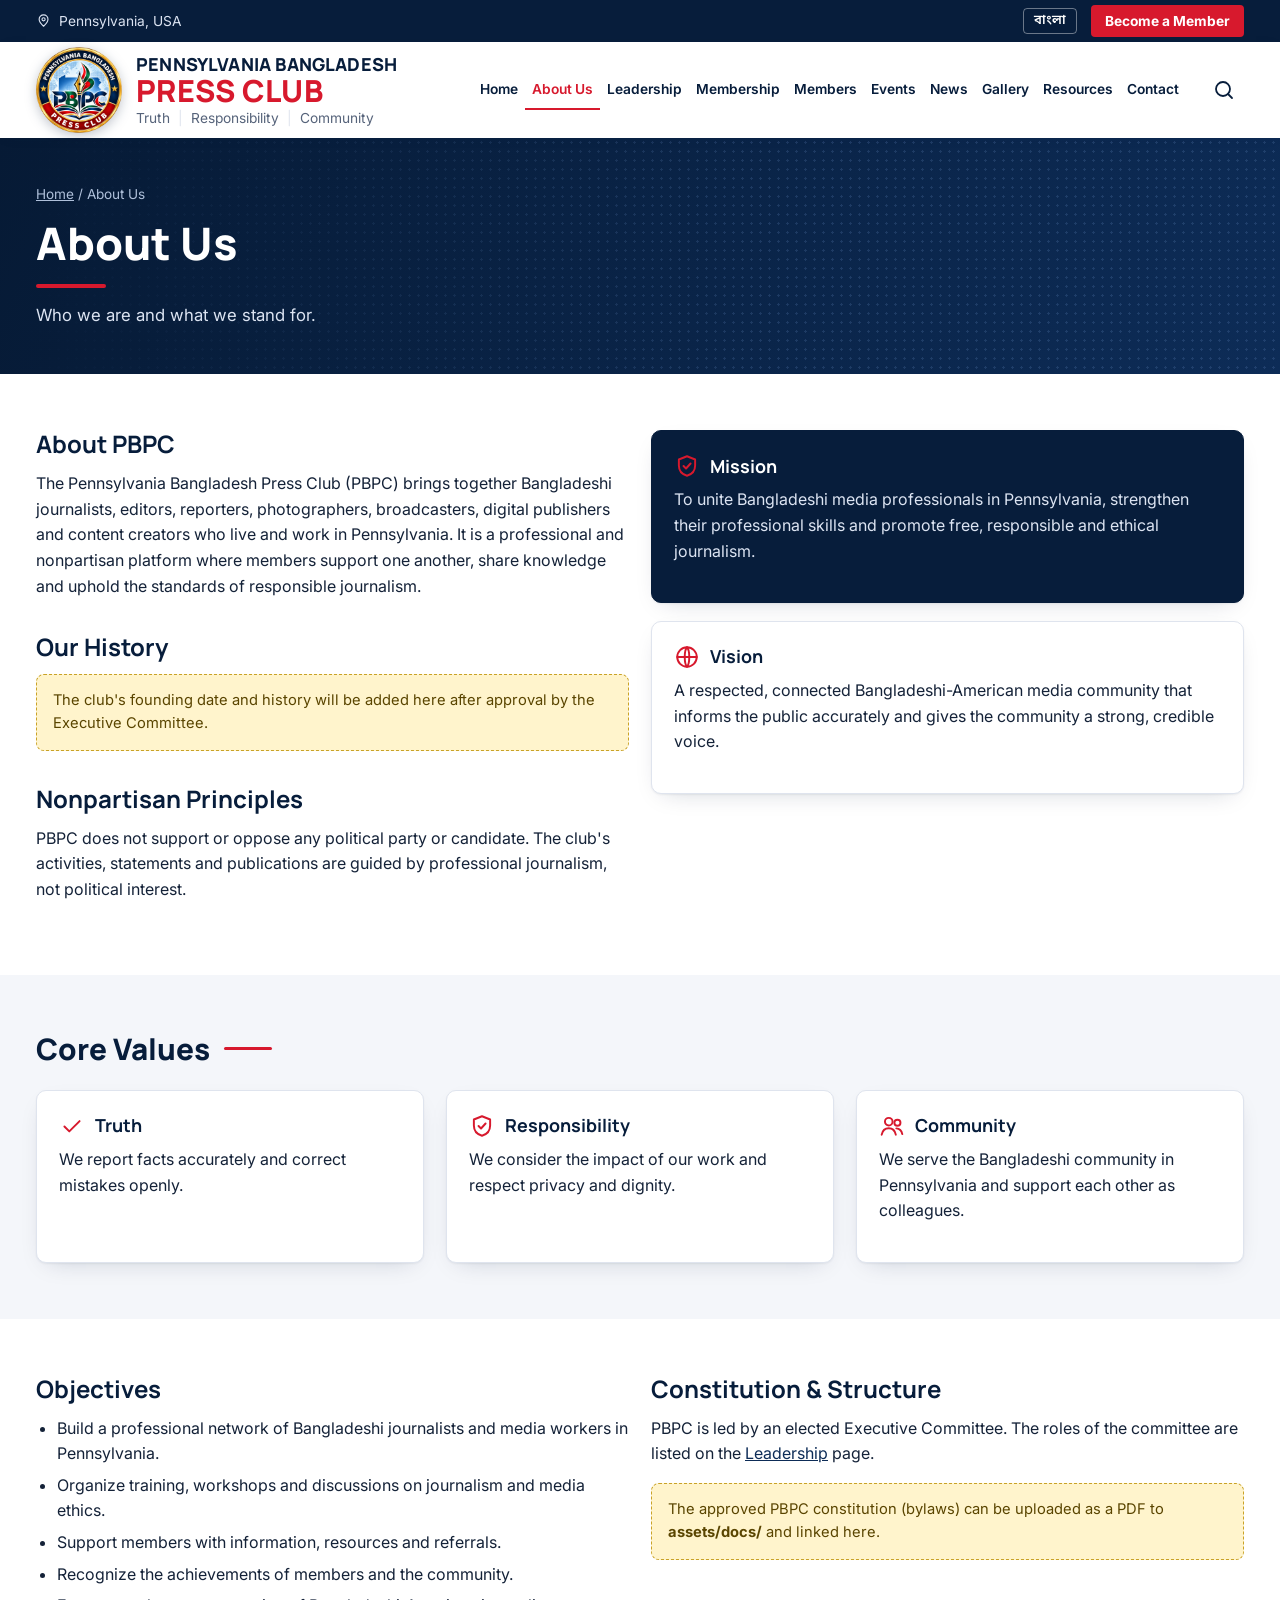
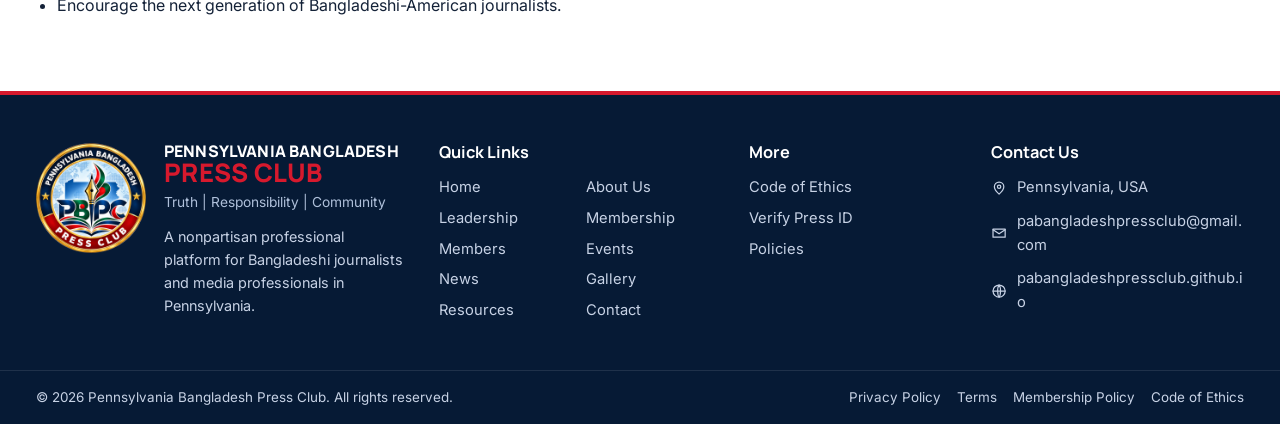
<file: about.html>
<!doctype html>
<html lang="en">
<head>
<meta charset="utf-8">
<meta name="viewport" content="width=device-width, initial-scale=1, viewport-fit=cover">
<title>About Us — PBPC</title>
<meta name="description" content="About the Pennsylvania Bangladesh Press Club: mission, vision, values and objectives.">
<meta property="og:title" content="About Us — PBPC">
<meta property="og:description" content="About the Pennsylvania Bangladesh Press Club: mission, vision, values and objectives.">
<meta property="og:image" content="assets/img/pbpc-logo-512.png">
<meta name="theme-color" content="#071D3B">
<link rel="icon" type="image/png" href="assets/img/favicon.png">
<link rel="apple-touch-icon" href="assets/img/apple-touch-icon.png">
<link rel="preconnect" href="https://fonts.googleapis.com">
<link rel="preconnect" href="https://fonts.gstatic.com" crossorigin>
<link rel="stylesheet" href="https://fonts.googleapis.com/css2?family=Inter:wght@400;500;600;700&family=Manrope:wght@600;700;800&family=Noto+Sans+Bengali:wght@400;500;600;700;800&display=swap">
<link rel="stylesheet" href="assets/css/style.css">
</head>
<body data-page="about">
<a class="skip" href="#main">Skip to content</a>
<header id="site-header"></header>
<main id="main">
<section class="page-hero"><div class="wrap"><div class="crumbs"><a href="index.html" data-i18n="nav.home">Home</a> / About Us</div><h1><span data-lang="en">About Us</span><span data-lang="bn">আমাদের সম্পর্কে</span></h1><div class="rule"></div><p data-lang="en">Who we are and what we stand for.</p><p data-lang="bn">আমরা কারা এবং আমরা কিসের পক্ষে।</p></div></section>
<section class="section"><div class="wrap">
 <div class="grid-2" style="align-items:start">
  <div class="prose">
   <h2 data-lang="en">About PBPC</h2><h2 data-lang="bn">PBPC সম্পর্কে</h2>
   <p data-lang="en">The Pennsylvania Bangladesh Press Club (PBPC) brings together Bangladeshi journalists, editors, reporters, photographers, broadcasters, digital publishers and content creators who live and work in Pennsylvania. It is a professional and nonpartisan platform where members support one another, share knowledge and uphold the standards of responsible journalism.</p><p data-lang="bn">পেনসিলভানিয়া বাংলাদেশ প্রেস ক্লাব (PBPC) পেনসিলভানিয়ায় বসবাসরত ও কর্মরত বাংলাদেশি সাংবাদিক, সম্পাদক, প্রতিবেদক, আলোকচিত্রী, সম্প্রচারকর্মী, ডিজিটাল প্রকাশক ও কনটেন্ট নির্মাতাদের একত্র করে। এটি একটি পেশাদার ও নির্দলীয় প্ল্যাটফর্ম, যেখানে সদস্যরা একে অপরকে সহযোগিতা করেন, জ্ঞান বিনিময় করেন এবং দায়িত্বশীল সাংবাদিকতার মান বজায় রাখেন।</p>
   <h2 data-lang="en">Our History</h2><h2 data-lang="bn">আমাদের ইতিহাস</h2>
   <div class="placeholder-note"><span data-lang="en">The club's founding date and history will be added here after approval by the Executive Committee.</span><span data-lang="bn">ক্লাবের প্রতিষ্ঠার তারিখ ও ইতিহাস কার্যনির্বাহী কমিটির অনুমোদনের পর এখানে যুক্ত করা হবে।</span></div>
   <h2 data-lang="en">Nonpartisan Principles</h2><h2 data-lang="bn">নির্দলীয় নীতি</h2>
   <p data-lang="en">PBPC does not support or oppose any political party or candidate. The club's activities, statements and publications are guided by professional journalism, not political interest.</p><p data-lang="bn">PBPC কোনো রাজনৈতিক দল বা প্রার্থীকে সমর্থন বা বিরোধিতা করে না। ক্লাবের কার্যক্রম, বিবৃতি ও প্রকাশনা রাজনৈতিক স্বার্থ নয়, পেশাদার সাংবাদিকতার নীতিতে পরিচালিত হয়।</p>
  </div>
  <div style="display:grid;gap:18px">
   <div class="panel navy"><h3><i data-icon="shield"></i><span data-lang="en">Mission</span><span data-lang="bn">লক্ষ্য</span></h3>
    <p data-lang="en">To unite Bangladeshi media professionals in Pennsylvania, strengthen their professional skills and promote free, responsible and ethical journalism.</p><p data-lang="bn">পেনসিলভানিয়ার বাংলাদেশি গণমাধ্যমকর্মীদের ঐক্যবদ্ধ করা, তাঁদের পেশাগত দক্ষতা বৃদ্ধি করা এবং স্বাধীন, দায়িত্বশীল ও নৈতিক সাংবাদিকতাকে এগিয়ে নেওয়া।</p></div>
   <div class="panel"><h3><i data-icon="globe"></i><span data-lang="en">Vision</span><span data-lang="bn">রূপকল্প</span></h3>
    <p data-lang="en">A respected, connected Bangladeshi-American media community that informs the public accurately and gives the community a strong, credible voice.</p><p data-lang="bn">একটি সম্মানিত ও সংযুক্ত বাংলাদেশি-আমেরিকান গণমাধ্যম সমাজ, যা জনগণকে সঠিক তথ্য দেয় এবং কমিউনিটিকে একটি শক্তিশালী ও বিশ্বাসযোগ্য কণ্ঠস্বর দেয়।</p></div>
  </div>
 </div>
</div></section>
<section class="section alt"><div class="wrap">
 <h2 class="sec-title" style="margin-bottom:24px"><span data-lang="en">Core Values</span><span data-lang="bn">মূল মূল্যবোধ</span></h2>
 <div class="grid-3">
  <div class="panel"><h3><i data-icon="check"></i><span data-lang="en">Truth</span><span data-lang="bn">সত্য</span></h3><p data-lang="en">We report facts accurately and correct mistakes openly.</p><p data-lang="bn">আমরা সঠিকভাবে তথ্য পরিবেশন করি এবং ভুল হলে প্রকাশ্যে সংশোধন করি।</p></div>
  <div class="panel"><h3><i data-icon="shield"></i><span data-lang="en">Responsibility</span><span data-lang="bn">দায়িত্ব</span></h3><p data-lang="en">We consider the impact of our work and respect privacy and dignity.</p><p data-lang="bn">আমরা আমাদের কাজের প্রভাব বিবেচনা করি এবং গোপনীয়তা ও মর্যাদাকে সম্মান করি।</p></div>
  <div class="panel"><h3><i data-icon="users"></i><span data-lang="en">Community</span><span data-lang="bn">সম্প্রদায়</span></h3><p data-lang="en">We serve the Bangladeshi community in Pennsylvania and support each other as colleagues.</p><p data-lang="bn">আমরা পেনসিলভানিয়ার বাংলাদেশি কমিউনিটির সেবা করি এবং সহকর্মী হিসেবে একে অপরের পাশে থাকি।</p></div>
 </div>
</div></section>
<section class="section"><div class="wrap grid-2">
 <div class="prose">
  <h2 data-lang="en">Objectives</h2><h2 data-lang="bn">উদ্দেশ্য</h2>
  <ul data-lang="en"><li>Build a professional network of Bangladeshi journalists and media workers in Pennsylvania.</li><li>Organize training, workshops and discussions on journalism and media ethics.</li><li>Support members with information, resources and referrals.</li><li>Recognize the achievements of members and the community.</li><li>Encourage the next generation of Bangladeshi-American journalists.</li></ul>
  <ul data-lang="bn"><li>পেনসিলভানিয়ার বাংলাদেশি সাংবাদিক ও গণমাধ্যমকর্মীদের একটি পেশাদার নেটওয়ার্ক গড়ে তোলা।</li><li>সাংবাদিকতা ও গণমাধ্যম নৈতিকতা বিষয়ে প্রশিক্ষণ, কর্মশালা ও আলোচনার আয়োজন করা।</li><li>সদস্যদের তথ্য, রিসোর্স ও প্রয়োজনীয় পরামর্শ দিয়ে সহায়তা করা।</li><li>সদস্য ও কমিউনিটির অর্জনকে স্বীকৃতি দেওয়া।</li><li>বাংলাদেশি-আমেরিকান নতুন প্রজন্মের সাংবাদিকদের উৎসাহিত করা।</li></ul>
 </div>
 <div class="prose">
  <h2 data-lang="en">Constitution &amp; Structure</h2><h2 data-lang="bn">গঠনতন্ত্র ও কাঠামো</h2>
  <p data-lang="en">PBPC is led by an elected Executive Committee. The roles of the committee are listed on the <a href="leadership.html">Leadership</a> page.</p><p data-lang="bn">PBPC একটি নির্বাচিত কার্যনির্বাহী কমিটির মাধ্যমে পরিচালিত হয়। কমিটির পদসমূহ <a href="leadership.html">নেতৃত্ব</a> পাতায় দেওয়া আছে।</p>
  <div class="placeholder-note"><span data-lang="en">The approved PBPC constitution (bylaws) can be uploaded as a PDF to <b>assets/docs/</b> and linked here.</span><span data-lang="bn">অনুমোদিত PBPC গঠনতন্ত্র PDF আকারে <b>assets/docs/</b> ফোল্ডারে আপলোড করে এখানে লিংক দেওয়া যাবে।</span></div>
 </div>
</div></section>

</main>
<footer id="site-footer"></footer>
<script src="data/content.js"></script>
<script src="assets/js/i18n.js"></script>
<script src="assets/js/main.js"></script>
</body>
</html>
</file>
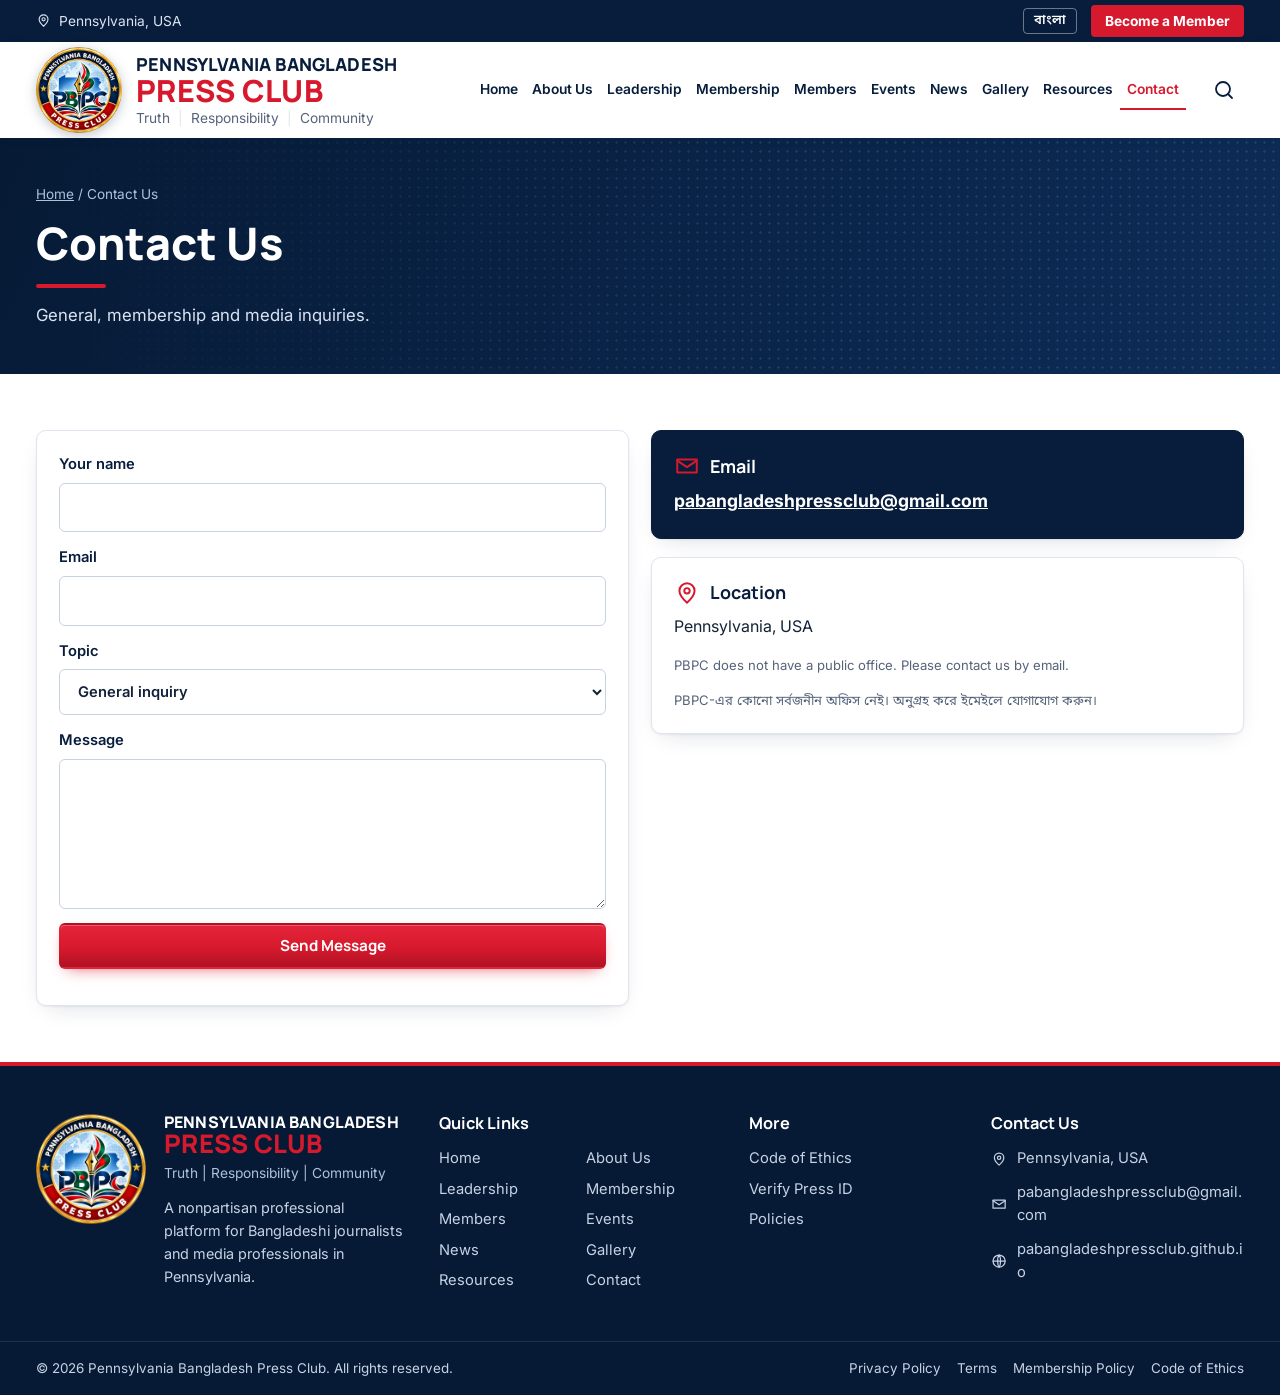
<file: contact.html>
<!doctype html>
<html lang="en">
<head>
<meta charset="utf-8">
<meta name="viewport" content="width=device-width, initial-scale=1, viewport-fit=cover">
<title>Contact — PBPC</title>
<meta name="description" content="Contact the Pennsylvania Bangladesh Press Club.">
<meta property="og:title" content="Contact — PBPC">
<meta property="og:description" content="Contact the Pennsylvania Bangladesh Press Club.">
<meta property="og:image" content="assets/img/pbpc-logo-512.png">
<meta name="theme-color" content="#071D3B">
<link rel="icon" type="image/png" href="assets/img/favicon.png">
<link rel="apple-touch-icon" href="assets/img/apple-touch-icon.png">
<link rel="preconnect" href="https://fonts.googleapis.com">
<link rel="preconnect" href="https://fonts.gstatic.com" crossorigin>
<link rel="stylesheet" href="https://fonts.googleapis.com/css2?family=Inter:wght@400;500;600;700&family=Manrope:wght@600;700;800&family=Noto+Sans+Bengali:wght@400;500;600;700;800&display=swap">
<link rel="stylesheet" href="assets/css/style.css">
</head>
<body data-page="contact">
<a class="skip" href="#main">Skip to content</a>
<header id="site-header"></header>
<main id="main">
<section class="page-hero"><div class="wrap"><div class="crumbs"><a href="index.html" data-i18n="nav.home">Home</a> / Contact Us</div><h1><span data-lang="en">Contact Us</span><span data-lang="bn">যোগাযোগ</span></h1><div class="rule"></div><p data-lang="en">General, membership and media inquiries.</p><p data-lang="bn">সাধারণ, সদস্যপদ ও গণমাধ্যম বিষয়ক যোগাযোগ।</p></div></section>
<section class="section"><div class="wrap grid-2" style="align-items:start">
 <div class="panel">
  <form class="form" id="contact-form">
   <label for="cf-name"><span data-lang="en">Your name</span><span data-lang="bn">আপনার নাম</span><input id="cf-name" name="name" required autocomplete="name"></label>
   <label for="cf-email"><span data-lang="en">Email</span><span data-lang="bn">ইমেইল</span><input id="cf-email" name="email" type="email" required autocomplete="email"></label>
   <label for="cf-topic"><span data-lang="en">Topic</span><span data-lang="bn">বিষয়</span>
    <select id="cf-topic" name="topic"><option>General inquiry</option><option>Membership inquiry</option><option>Media inquiry</option><option>Press release</option><option>Event</option></select></label>
   <label for="cf-msg"><span data-lang="en">Message</span><span data-lang="bn">বার্তা</span><textarea id="cf-msg" name="message" required></textarea></label>
   <input class="hp" name="_gotcha" tabindex="-1" autocomplete="off" aria-hidden="true">
   <button class="btn btn-red" type="submit" data-i18n="btn.send">Send Message</button>
   <p id="cf-status" class="cf-status" role="status"></p>
  </form>
 </div>
 <div style="display:grid;gap:18px">
  <div class="panel navy"><h3><i data-icon="mail"></i>Email</h3><p><a data-email href="#" style="color:#fff;font-weight:700;font-size:1.1rem"></a></p></div>
  <div class="panel"><h3><i data-icon="pin"></i><span data-lang="en">Location</span><span data-lang="bn">অবস্থান</span></h3><p>Pennsylvania, USA</p>
   <p class="note" data-lang="en">PBPC does not have a public office. Please contact us by email.</p><p class="note" data-lang="bn">PBPC-এর কোনো সর্বজনীন অফিস নেই। অনুগ্রহ করে ইমেইলে যোগাযোগ করুন।</p></div>
 </div>
</div></section>

</main>
<footer id="site-footer"></footer>
<script src="data/content.js"></script>
<script src="assets/js/i18n.js"></script>
<script src="assets/js/main.js"></script>
</body>
</html>
</file>
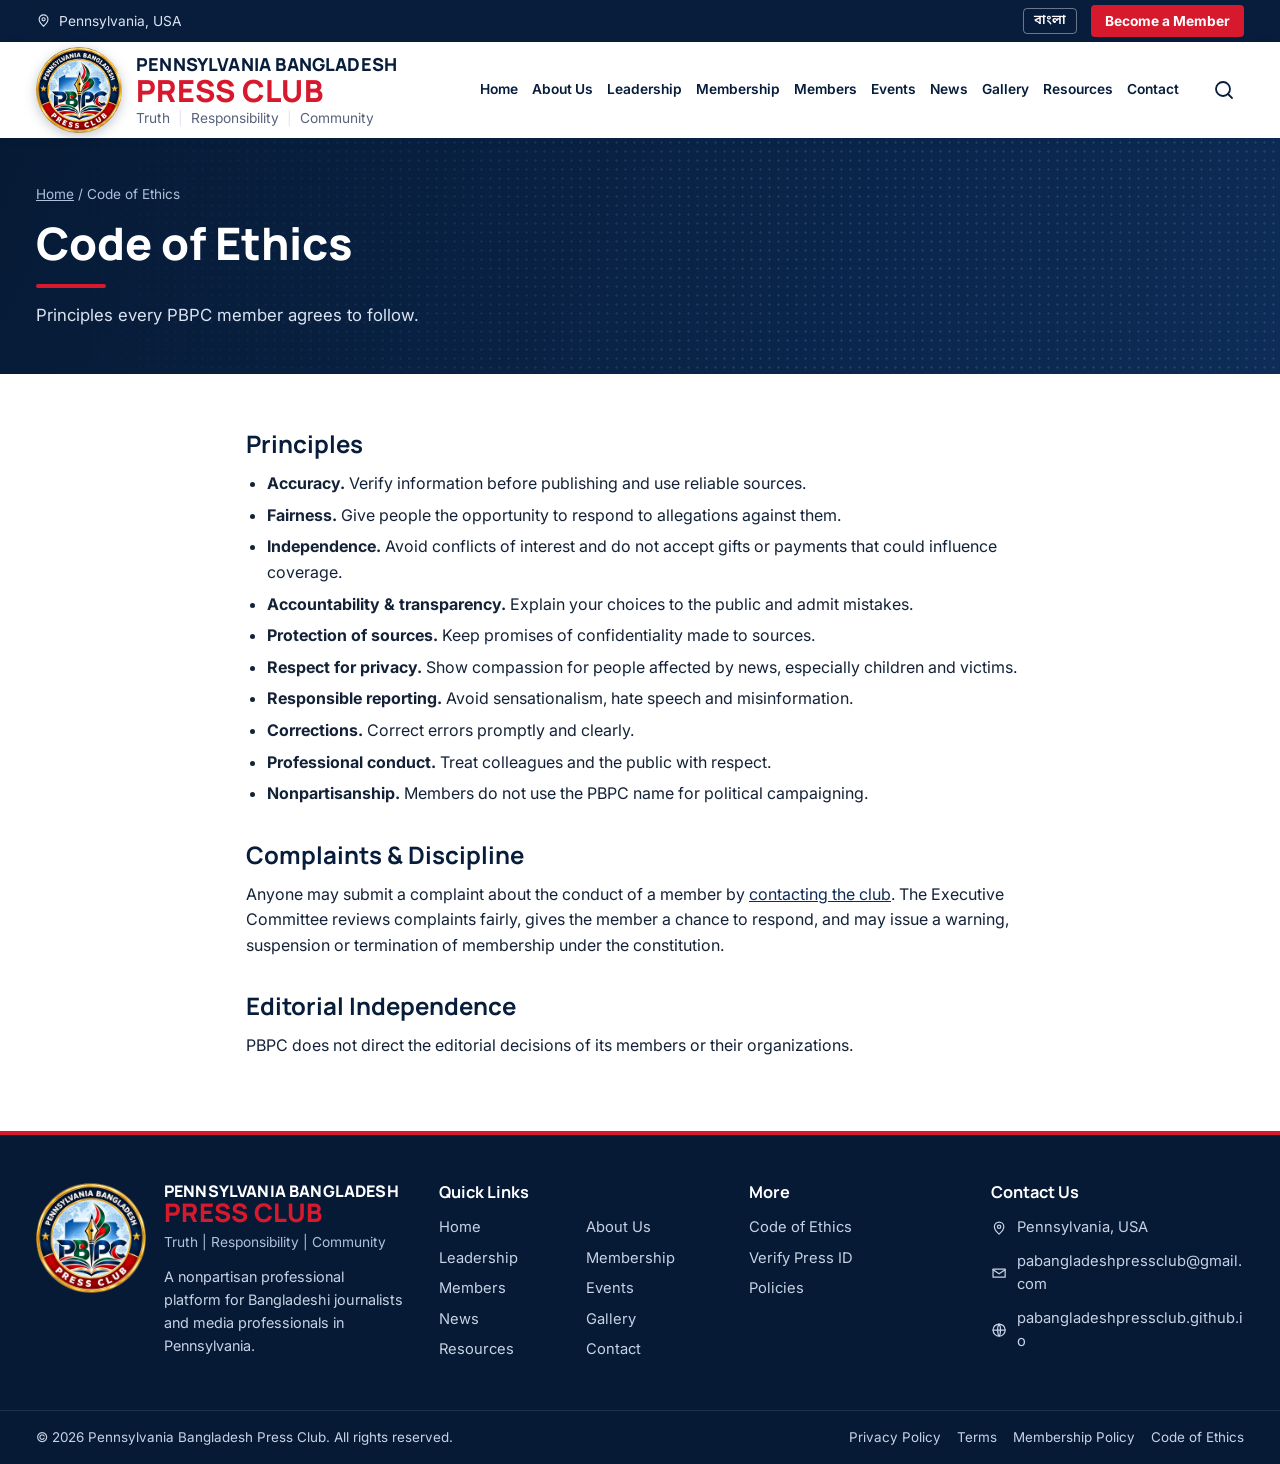
<file: ethics.html>
<!doctype html>
<html lang="en">
<head>
<meta charset="utf-8">
<meta name="viewport" content="width=device-width, initial-scale=1, viewport-fit=cover">
<title>Code of Ethics — PBPC</title>
<meta name="description" content="The PBPC Code of Ethics for members.">
<meta property="og:title" content="Code of Ethics — PBPC">
<meta property="og:description" content="The PBPC Code of Ethics for members.">
<meta property="og:image" content="assets/img/pbpc-logo-512.png">
<meta name="theme-color" content="#071D3B">
<link rel="icon" type="image/png" href="assets/img/favicon.png">
<link rel="apple-touch-icon" href="assets/img/apple-touch-icon.png">
<link rel="preconnect" href="https://fonts.googleapis.com">
<link rel="preconnect" href="https://fonts.gstatic.com" crossorigin>
<link rel="stylesheet" href="https://fonts.googleapis.com/css2?family=Inter:wght@400;500;600;700&family=Manrope:wght@600;700;800&family=Noto+Sans+Bengali:wght@400;500;600;700;800&display=swap">
<link rel="stylesheet" href="assets/css/style.css">
</head>
<body data-page="ethics">
<a class="skip" href="#main">Skip to content</a>
<header id="site-header"></header>
<main id="main">
<section class="page-hero"><div class="wrap"><div class="crumbs"><a href="index.html" data-i18n="nav.home">Home</a> / Code of Ethics</div><h1><span data-lang="en">Code of Ethics</span><span data-lang="bn">নৈতিকতা নীতিমালা</span></h1><div class="rule"></div><p data-lang="en">Principles every PBPC member agrees to follow.</p><p data-lang="bn">প্রত্যেক PBPC সদস্য যে নীতিগুলো মেনে চলতে সম্মত।</p></div></section>
<section class="section"><div class="wrap prose">
 <div data-lang="en">
  <h2>Principles</h2>
  <ul>
   <li><b>Accuracy.</b> Verify information before publishing and use reliable sources.</li>
   <li><b>Fairness.</b> Give people the opportunity to respond to allegations against them.</li>
   <li><b>Independence.</b> Avoid conflicts of interest and do not accept gifts or payments that could influence coverage.</li>
   <li><b>Accountability &amp; transparency.</b> Explain your choices to the public and admit mistakes.</li>
   <li><b>Protection of sources.</b> Keep promises of confidentiality made to sources.</li>
   <li><b>Respect for privacy.</b> Show compassion for people affected by news, especially children and victims.</li>
   <li><b>Responsible reporting.</b> Avoid sensationalism, hate speech and misinformation.</li>
   <li><b>Corrections.</b> Correct errors promptly and clearly.</li>
   <li><b>Professional conduct.</b> Treat colleagues and the public with respect.</li>
   <li><b>Nonpartisanship.</b> Members do not use the PBPC name for political campaigning.</li>
  </ul>
  <h2>Complaints &amp; Discipline</h2>
  <p>Anyone may submit a complaint about the conduct of a member by <a href="contact.html">contacting the club</a>. The Executive Committee reviews complaints fairly, gives the member a chance to respond, and may issue a warning, suspension or termination of membership under the constitution.</p>
  <h2>Editorial Independence</h2>
  <p>PBPC does not direct the editorial decisions of its members or their organizations.</p>
 </div>
 <div data-lang="bn">
  <h2>নীতিসমূহ</h2>
  <ul>
   <li><b>সঠিকতা।</b> প্রকাশের আগে তথ্য যাচাই করুন এবং নির্ভরযোগ্য সূত্র ব্যবহার করুন।</li>
   <li><b>ন্যায্যতা।</b> কারও বিরুদ্ধে অভিযোগ থাকলে তাঁকে জবাব দেওয়ার সুযোগ দিন।</li>
   <li><b>স্বাধীনতা।</b> স্বার্থের সংঘাত এড়িয়ে চলুন এবং সংবাদকে প্রভাবিত করতে পারে এমন উপহার বা অর্থ গ্রহণ করবেন না।</li>
   <li><b>জবাবদিহি ও স্বচ্ছতা।</b> জনগণের কাছে আপনার সিদ্ধান্ত ব্যাখ্যা করুন এবং ভুল স্বীকার করুন।</li>
   <li><b>সূত্রের সুরক্ষা।</b> সূত্রকে দেওয়া গোপনীয়তার প্রতিশ্রুতি রক্ষা করুন।</li>
   <li><b>গোপনীয়তার প্রতি সম্মান।</b> সংবাদে ক্ষতিগ্রস্ত মানুষের প্রতি, বিশেষ করে শিশু ও ভুক্তভোগীদের প্রতি সহমর্মিতা দেখান।</li>
   <li><b>দায়িত্বশীল প্রতিবেদন।</b> চাঞ্চল্য সৃষ্টি, ঘৃণাসূচক বক্তব্য ও ভুল তথ্য এড়িয়ে চলুন।</li>
   <li><b>সংশোধন।</b> ভুল হলে দ্রুত ও স্পষ্টভাবে সংশোধন করুন।</li>
   <li><b>পেশাদার আচরণ।</b> সহকর্মী ও জনগণের সাথে সম্মানজনক আচরণ করুন।</li>
   <li><b>নির্দলীয়তা।</b> সদস্যরা রাজনৈতিক প্রচারণায় PBPC-এর নাম ব্যবহার করবেন না।</li>
  </ul>
  <h2>অভিযোগ ও শৃঙ্খলা</h2>
  <p>যেকোনো ব্যক্তি কোনো সদস্যের আচরণ সম্পর্কে <a href="contact.html">ক্লাবের সাথে যোগাযোগ করে</a> অভিযোগ জানাতে পারেন। কার্যনির্বাহী কমিটি ন্যায্যভাবে অভিযোগ পর্যালোচনা করে, সংশ্লিষ্ট সদস্যকে জবাব দেওয়ার সুযোগ দেয় এবং গঠনতন্ত্র অনুযায়ী সতর্কবার্তা, সাময়িক বহিষ্কার বা সদস্যপদ বাতিল করতে পারে।</p>
  <h2>সম্পাদকীয় স্বাধীনতা</h2>
  <p>PBPC তার সদস্য বা তাঁদের প্রতিষ্ঠানের সম্পাদকীয় সিদ্ধান্তে হস্তক্ষেপ করে না।</p>
 </div>
</div></section>

</main>
<footer id="site-footer"></footer>
<script src="data/content.js"></script>
<script src="assets/js/i18n.js"></script>
<script src="assets/js/main.js"></script>
</body>
</html>
</file>
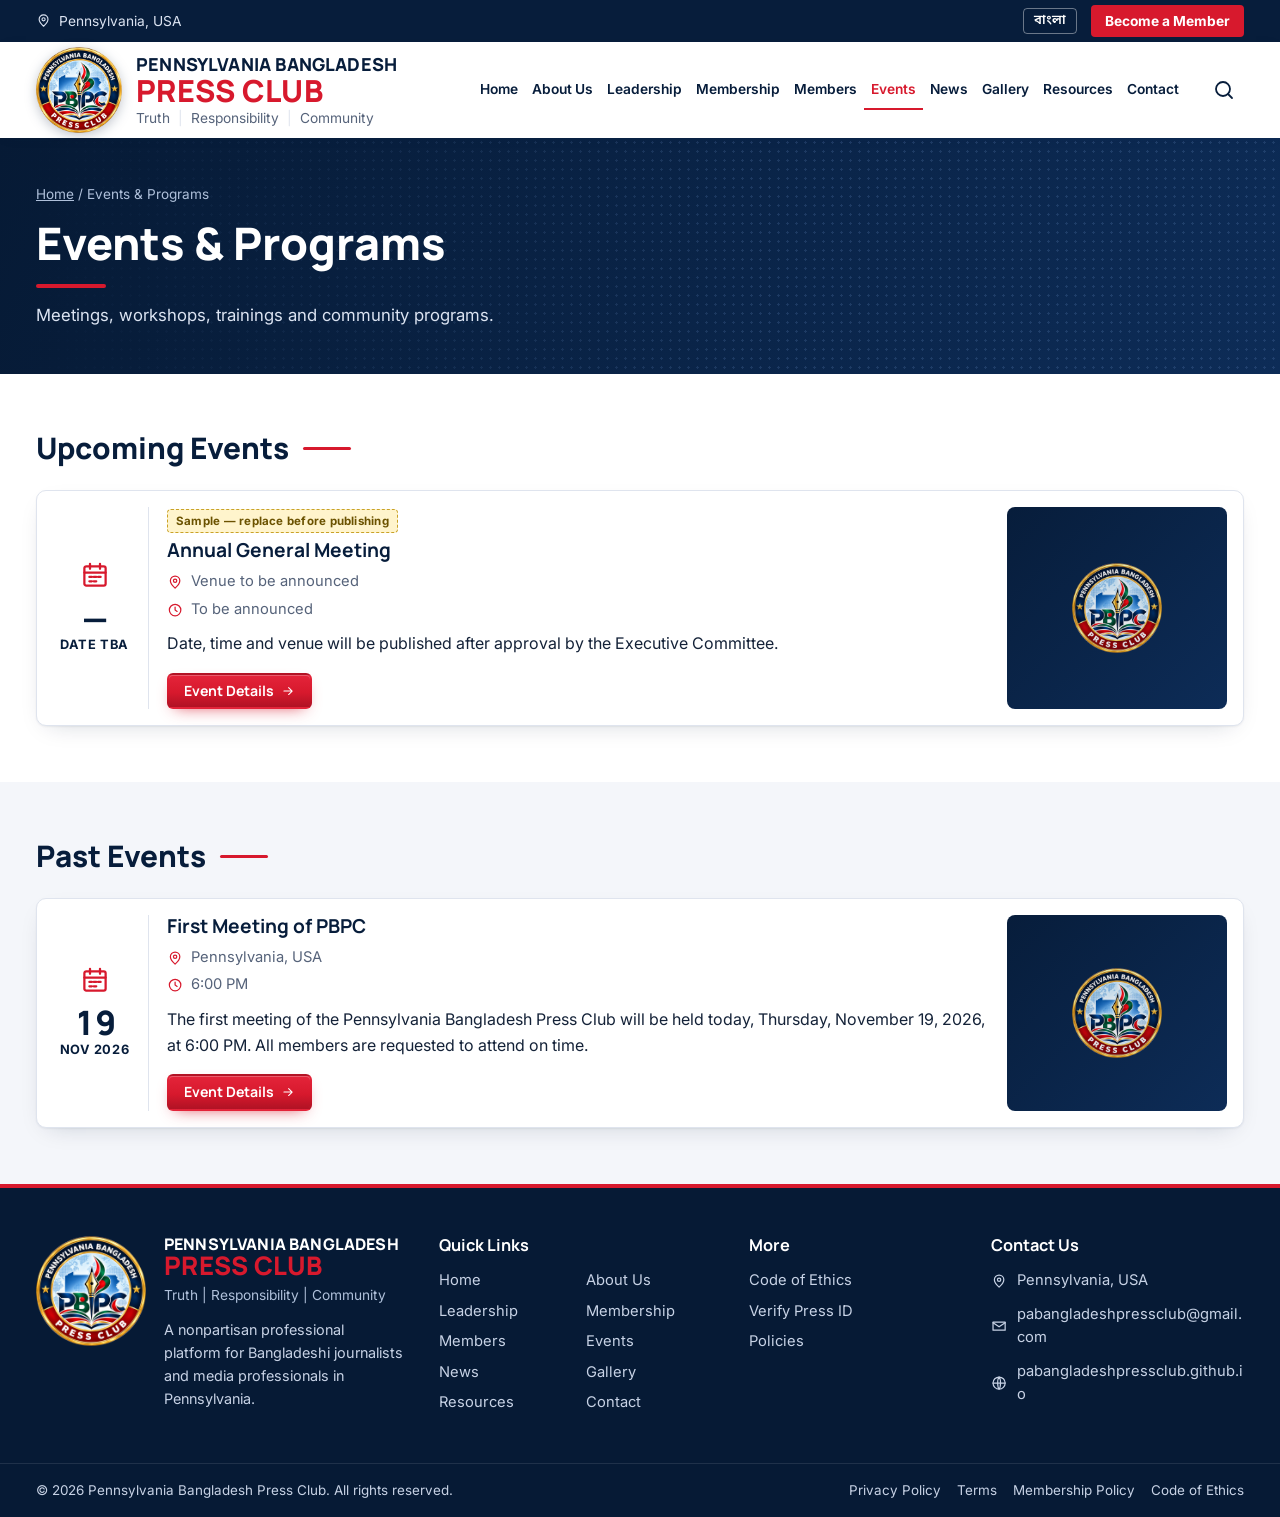
<file: events.html>
<!doctype html>
<html lang="en">
<head>
<meta charset="utf-8">
<meta name="viewport" content="width=device-width, initial-scale=1, viewport-fit=cover">
<title>Events & Programs — PBPC</title>
<meta name="description" content="Upcoming and past programs of the Pennsylvania Bangladesh Press Club.">
<meta property="og:title" content="Events & Programs — PBPC">
<meta property="og:description" content="Upcoming and past programs of the Pennsylvania Bangladesh Press Club.">
<meta property="og:image" content="assets/img/pbpc-logo-512.png">
<meta name="theme-color" content="#071D3B">
<link rel="icon" type="image/png" href="assets/img/favicon.png">
<link rel="apple-touch-icon" href="assets/img/apple-touch-icon.png">
<link rel="preconnect" href="https://fonts.googleapis.com">
<link rel="preconnect" href="https://fonts.gstatic.com" crossorigin>
<link rel="stylesheet" href="https://fonts.googleapis.com/css2?family=Inter:wght@400;500;600;700&family=Manrope:wght@600;700;800&family=Noto+Sans+Bengali:wght@400;500;600;700;800&display=swap">
<link rel="stylesheet" href="assets/css/style.css">
</head>
<body data-page="events">
<a class="skip" href="#main">Skip to content</a>
<header id="site-header"></header>
<main id="main">
<section class="page-hero"><div class="wrap"><div class="crumbs"><a href="index.html" data-i18n="nav.home">Home</a> / Events &amp; Programs</div><h1><span data-lang="en">Events &amp; Programs</span><span data-lang="bn">অনুষ্ঠান ও কর্মসূচি</span></h1><div class="rule"></div><p data-lang="en">Meetings, workshops, trainings and community programs.</p><p data-lang="bn">সভা, কর্মশালা, প্রশিক্ষণ ও কমিউনিটি অনুষ্ঠান।</p></div></section>
<section class="section" id="event-detail" hidden><div class="wrap">
 <a class="link-more" href="events.html" style="margin-bottom:18px">← <span data-i18n="btn.back">Back</span></a>
 <div id="event-detail-body"></div>
</div></section>
<div id="events-list">
 <section class="section"><div class="wrap">
  <h2 class="sec-title" style="margin-bottom:24px" data-i18n="sec.events">Upcoming Events</h2>
  <div id="events-upcoming"></div>
 </div></section>
 <section class="section alt" id="past-section"><div class="wrap">
  <h2 class="sec-title" style="margin-bottom:24px"><span data-lang="en">Past Events</span><span data-lang="bn">বিগত অনুষ্ঠান</span></h2>
  <div id="events-past"></div>
 </div></section>
</div>

</main>
<footer id="site-footer"></footer>
<script src="data/content.js"></script>
<script src="assets/js/i18n.js"></script>
<script src="assets/js/main.js"></script>
</body>
</html>
</file>
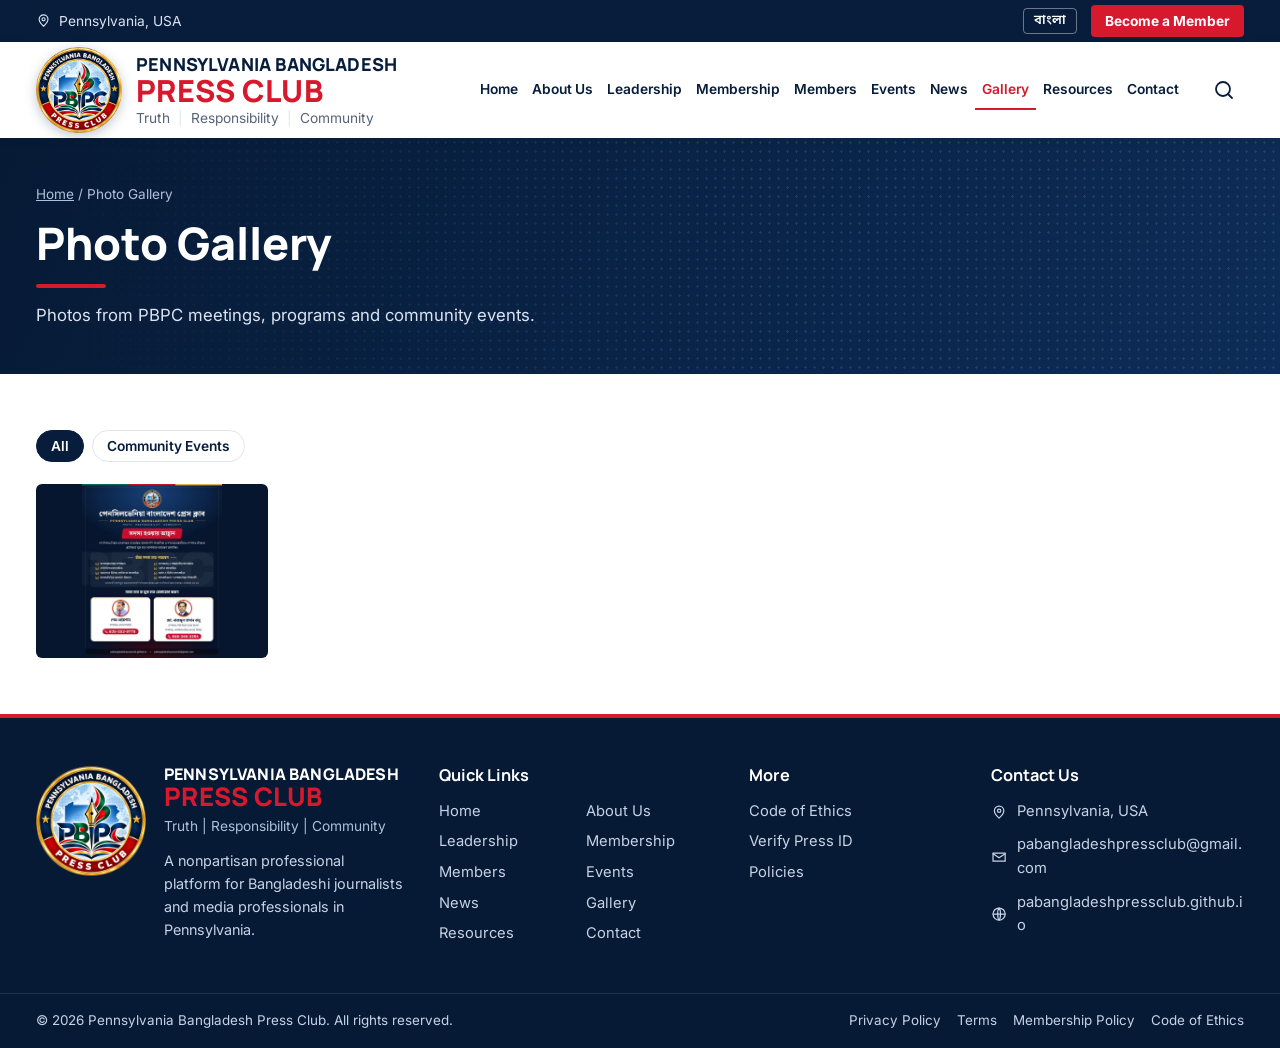
<file: gallery.html>
<!doctype html>
<html lang="en">
<head>
<meta charset="utf-8">
<meta name="viewport" content="width=device-width, initial-scale=1, viewport-fit=cover">
<title>Photo Gallery — PBPC</title>
<meta name="description" content="Photos from programs of the Pennsylvania Bangladesh Press Club.">
<meta property="og:title" content="Photo Gallery — PBPC">
<meta property="og:description" content="Photos from programs of the Pennsylvania Bangladesh Press Club.">
<meta property="og:image" content="assets/img/pbpc-logo-512.png">
<meta name="theme-color" content="#071D3B">
<link rel="icon" type="image/png" href="assets/img/favicon.png">
<link rel="apple-touch-icon" href="assets/img/apple-touch-icon.png">
<link rel="preconnect" href="https://fonts.googleapis.com">
<link rel="preconnect" href="https://fonts.gstatic.com" crossorigin>
<link rel="stylesheet" href="https://fonts.googleapis.com/css2?family=Inter:wght@400;500;600;700&family=Manrope:wght@600;700;800&family=Noto+Sans+Bengali:wght@400;500;600;700;800&display=swap">
<link rel="stylesheet" href="assets/css/style.css">
</head>
<body data-page="gallery">
<a class="skip" href="#main">Skip to content</a>
<header id="site-header"></header>
<main id="main">
<section class="page-hero"><div class="wrap"><div class="crumbs"><a href="index.html" data-i18n="nav.home">Home</a> / Photo Gallery</div><h1><span data-lang="en">Photo Gallery</span><span data-lang="bn">ফটো গ্যালারি</span></h1><div class="rule"></div><p data-lang="en">Photos from PBPC meetings, programs and community events.</p><p data-lang="bn">PBPC-এর সভা, অনুষ্ঠান ও কমিউনিটি কার্যক্রমের ছবি।</p></div></section>
<section class="section"><div class="wrap">
 <div class="chips" id="gallery-cats"></div>
 <div class="gallery full" id="gallery-all"></div>
</div></section>

</main>
<footer id="site-footer"></footer>
<script src="data/content.js"></script>
<script src="assets/js/i18n.js"></script>
<script src="assets/js/main.js"></script>
</body>
</html>
</file>
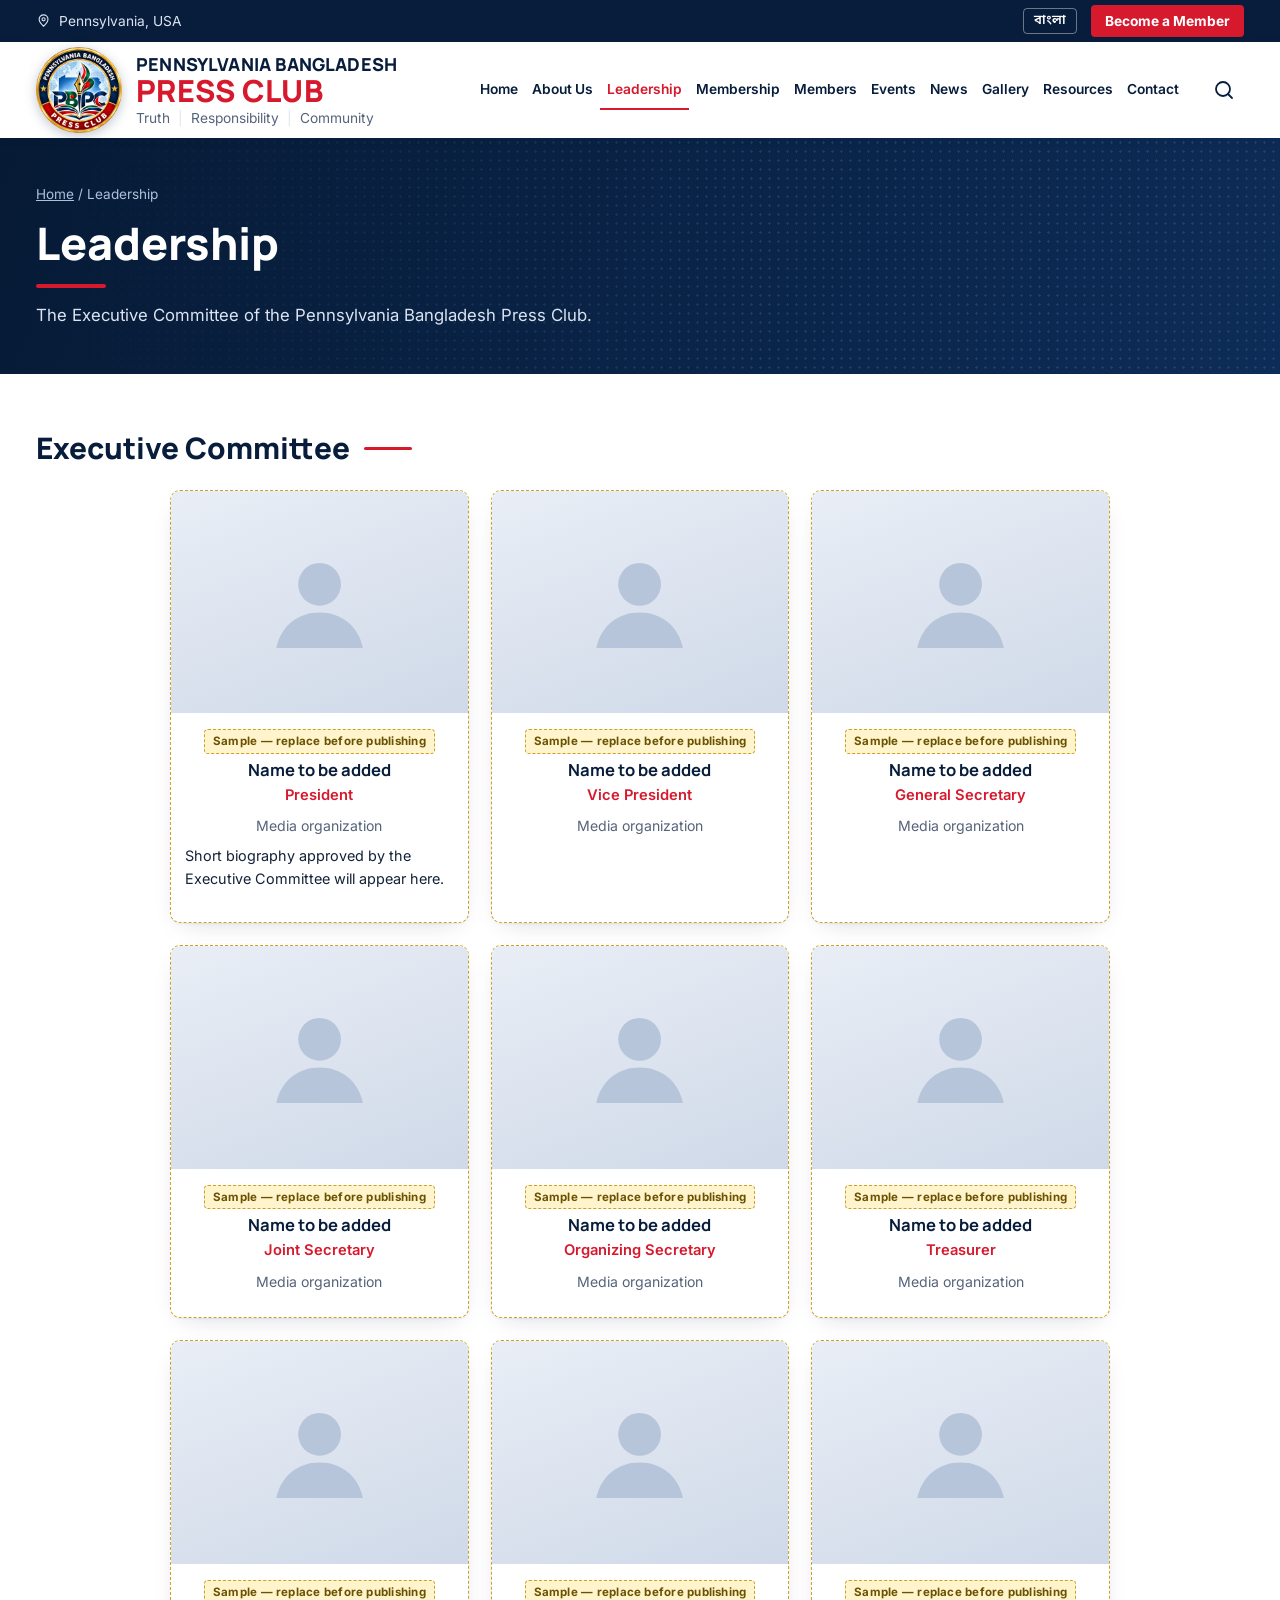
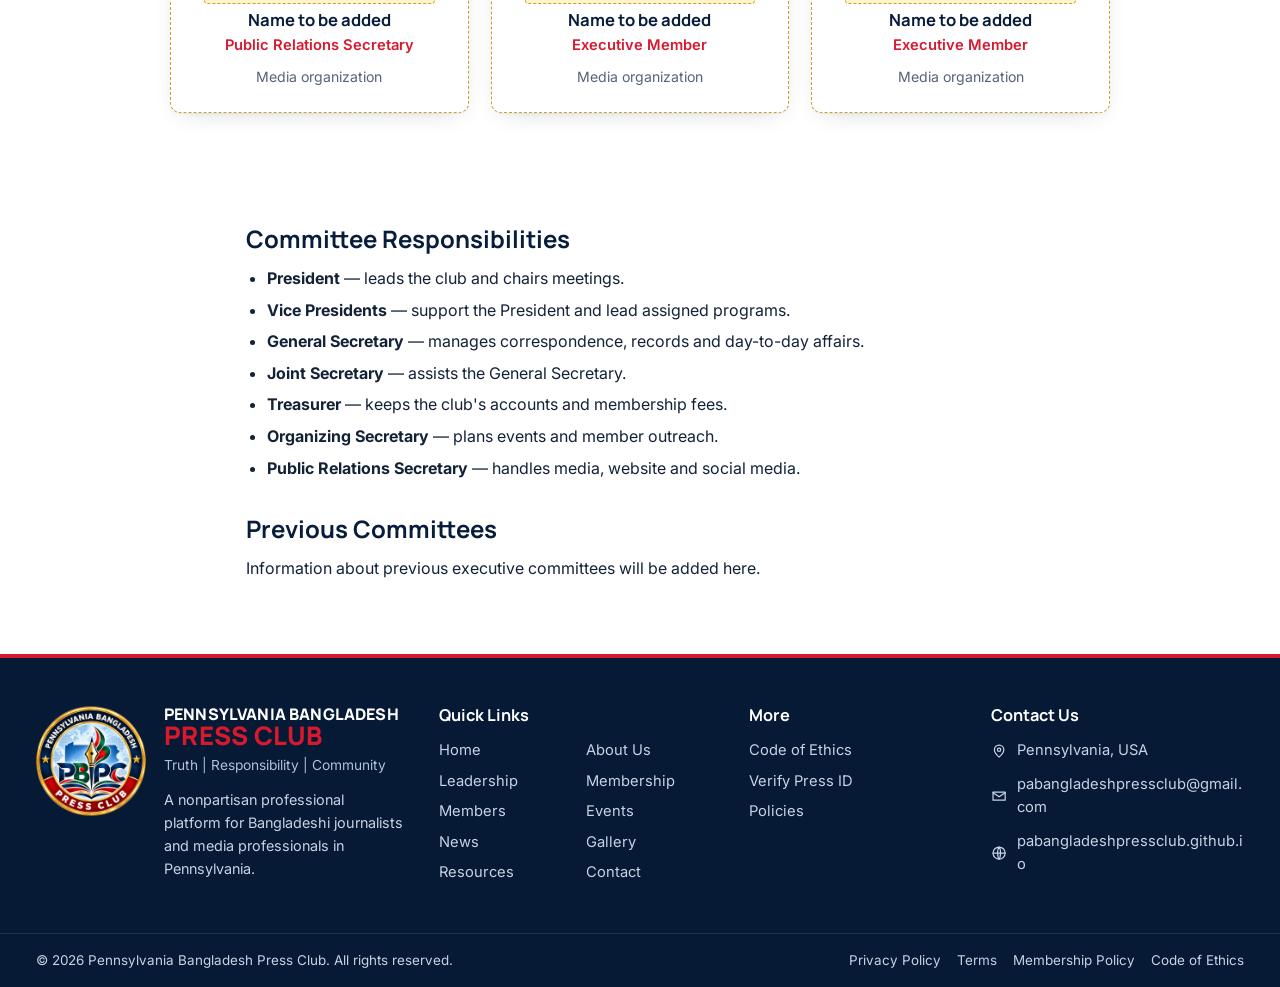
<file: leadership.html>
<!doctype html>
<html lang="en">
<head>
<meta charset="utf-8">
<meta name="viewport" content="width=device-width, initial-scale=1, viewport-fit=cover">
<title>Leadership — PBPC</title>
<meta name="description" content="The Executive Committee of the Pennsylvania Bangladesh Press Club.">
<meta property="og:title" content="Leadership — PBPC">
<meta property="og:description" content="The Executive Committee of the Pennsylvania Bangladesh Press Club.">
<meta property="og:image" content="assets/img/pbpc-logo-512.png">
<meta name="theme-color" content="#071D3B">
<link rel="icon" type="image/png" href="assets/img/favicon.png">
<link rel="apple-touch-icon" href="assets/img/apple-touch-icon.png">
<link rel="preconnect" href="https://fonts.googleapis.com">
<link rel="preconnect" href="https://fonts.gstatic.com" crossorigin>
<link rel="stylesheet" href="https://fonts.googleapis.com/css2?family=Inter:wght@400;500;600;700&family=Manrope:wght@600;700;800&family=Noto+Sans+Bengali:wght@400;500;600;700;800&display=swap">
<link rel="stylesheet" href="assets/css/style.css">
</head>
<body data-page="leadership">
<a class="skip" href="#main">Skip to content</a>
<header id="site-header"></header>
<main id="main">
<section class="page-hero"><div class="wrap"><div class="crumbs"><a href="index.html" data-i18n="nav.home">Home</a> / Leadership</div><h1><span data-lang="en">Leadership</span><span data-lang="bn">নেতৃত্ব</span></h1><div class="rule"></div><p data-lang="en">The Executive Committee of the Pennsylvania Bangladesh Press Club.</p><p data-lang="bn">পেনসিলভানিয়া বাংলাদেশ প্রেস ক্লাবের কার্যনির্বাহী কমিটি।</p></div></section>
<section class="section"><div class="wrap">
 <h2 class="sec-title" style="margin-bottom:24px"><span data-lang="en">Executive Committee</span><span data-lang="bn">কার্যনির্বাহী কমিটি</span></h2>
 <div class="leaders full" id="leaders-all"></div>
</div></section>
<section class="section alt" id="messages-section"><div class="wrap"><div id="leader-messages"></div></div></section>
<section class="section"><div class="wrap prose">
 <h2 data-lang="en">Committee Responsibilities</h2><h2 data-lang="bn">কমিটির দায়িত্ব</h2>
 <ul data-lang="en"><li><b>President</b> — leads the club and chairs meetings.</li><li><b>Vice Presidents</b> — support the President and lead assigned programs.</li><li><b>General Secretary</b> — manages correspondence, records and day-to-day affairs.</li><li><b>Joint Secretary</b> — assists the General Secretary.</li><li><b>Treasurer</b> — keeps the club's accounts and membership fees.</li><li><b>Organizing Secretary</b> — plans events and member outreach.</li><li><b>Public Relations Secretary</b> — handles media, website and social media.</li></ul>
 <ul data-lang="bn"><li><b>সভাপতি</b> — ক্লাবের নেতৃত্ব দেন এবং সভায় সভাপতিত্ব করেন।</li><li><b>সহ-সভাপতি</b> — সভাপতিকে সহায়তা করেন এবং নির্ধারিত কর্মসূচির দায়িত্ব পালন করেন।</li><li><b>সাধারণ সম্পাদক</b> — চিঠিপত্র, নথি ও দৈনন্দিন কার্যক্রম পরিচালনা করেন।</li><li><b>যুগ্ম সম্পাদক</b> — সাধারণ সম্পাদককে সহায়তা করেন।</li><li><b>কোষাধ্যক্ষ</b> — ক্লাবের হিসাব ও সদস্য ফি সংরক্ষণ করেন।</li><li><b>সাংগঠনিক সম্পাদক</b> — অনুষ্ঠান ও সদস্য সংযোগের পরিকল্পনা করেন।</li><li><b>জনসংযোগ সম্পাদক</b> — গণমাধ্যম, ওয়েবসাইট ও সামাজিক মাধ্যম দেখাশোনা করেন।</li></ul>
 <h2 data-lang="en">Previous Committees</h2><h2 data-lang="bn">পূর্ববর্তী কমিটি</h2>
 <p data-lang="en">Information about previous executive committees will be added here.</p><p data-lang="bn">পূর্ববর্তী কার্যনির্বাহী কমিটির তথ্য এখানে যুক্ত করা হবে।</p>
</div></section>

</main>
<footer id="site-footer"></footer>
<script src="data/content.js"></script>
<script src="assets/js/i18n.js"></script>
<script src="assets/js/main.js"></script>
</body>
</html>
</file>
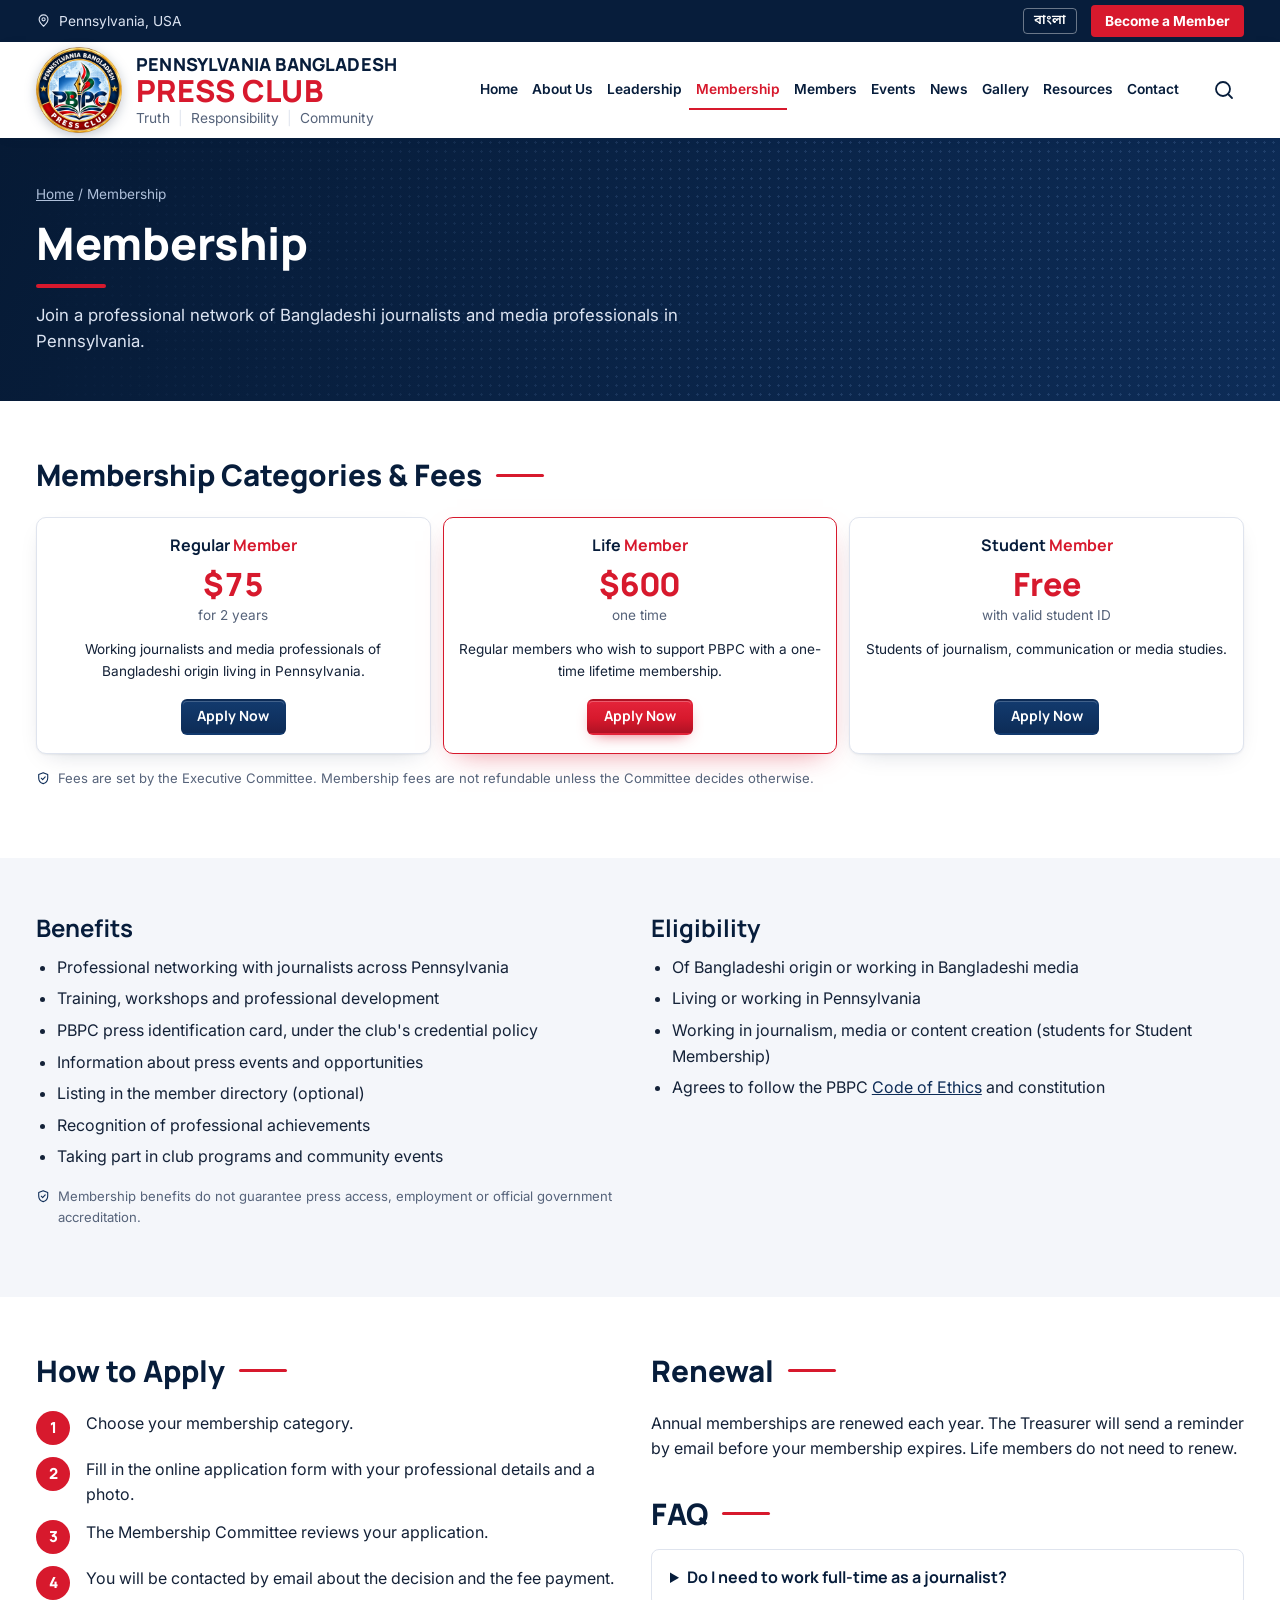
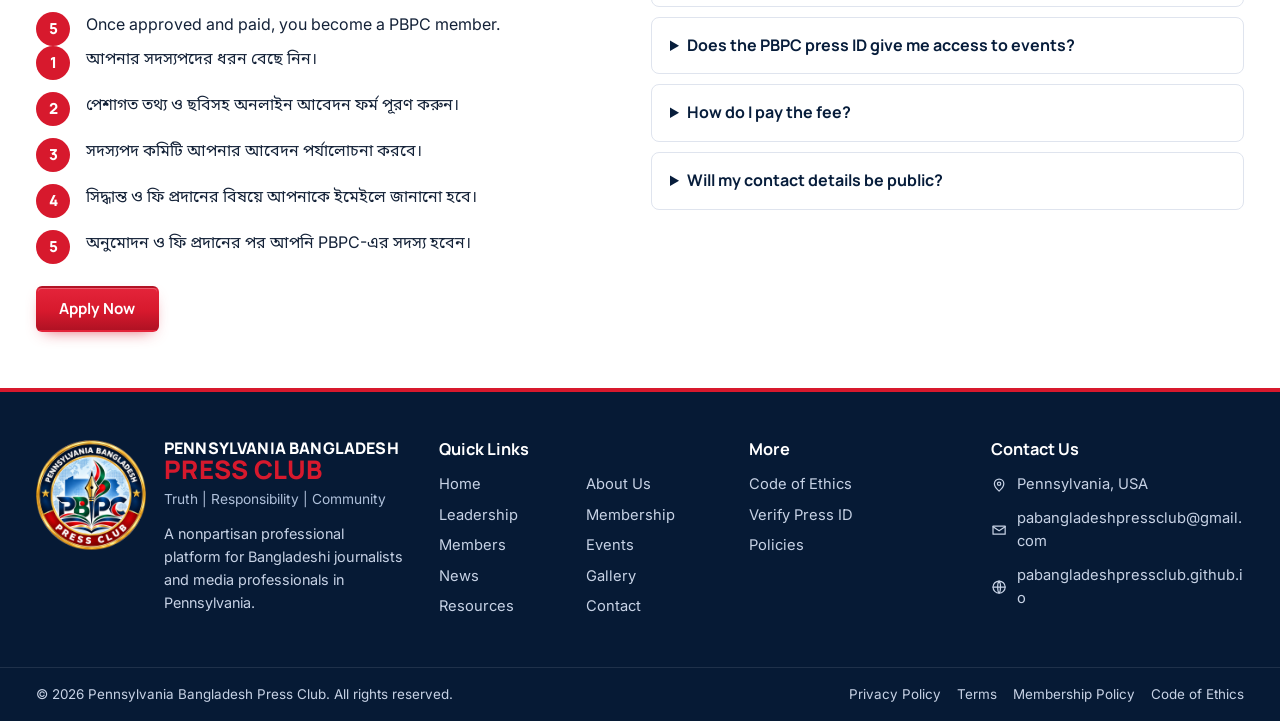
<file: membership.html>
<!doctype html>
<html lang="en">
<head>
<meta charset="utf-8">
<meta name="viewport" content="width=device-width, initial-scale=1, viewport-fit=cover">
<title>Membership — PBPC</title>
<meta name="description" content="Membership categories, eligibility, benefits and how to apply to PBPC.">
<meta property="og:title" content="Membership — PBPC">
<meta property="og:description" content="Membership categories, eligibility, benefits and how to apply to PBPC.">
<meta property="og:image" content="assets/img/pbpc-logo-512.png">
<meta name="theme-color" content="#071D3B">
<link rel="icon" type="image/png" href="assets/img/favicon.png">
<link rel="apple-touch-icon" href="assets/img/apple-touch-icon.png">
<link rel="preconnect" href="https://fonts.googleapis.com">
<link rel="preconnect" href="https://fonts.gstatic.com" crossorigin>
<link rel="stylesheet" href="https://fonts.googleapis.com/css2?family=Inter:wght@400;500;600;700&family=Manrope:wght@600;700;800&family=Noto+Sans+Bengali:wght@400;500;600;700;800&display=swap">
<link rel="stylesheet" href="assets/css/style.css">
</head>
<body data-page="membership">
<a class="skip" href="#main">Skip to content</a>
<header id="site-header"></header>
<main id="main">
<section class="page-hero"><div class="wrap"><div class="crumbs"><a href="index.html" data-i18n="nav.home">Home</a> / Membership</div><h1><span data-lang="en">Membership</span><span data-lang="bn">সদস্যপদ</span></h1><div class="rule"></div><p data-lang="en">Join a professional network of Bangladeshi journalists and media professionals in Pennsylvania.</p><p data-lang="bn">পেনসিলভানিয়ার বাংলাদেশি সাংবাদিক ও গণমাধ্যমকর্মীদের পেশাদার নেটওয়ার্কে যোগ দিন।</p></div></section>
<section class="section"><div class="wrap">
 <h2 class="sec-title" style="margin-bottom:24px"><span data-lang="en">Membership Categories &amp; Fees</span><span data-lang="bn">সদস্যপদের ধরন ও ফি</span></h2>
 <div class="fees" id="fees-all"></div>
 <p class="note"><i data-icon="shield"></i><span><span data-lang="en">Fees are set by the Executive Committee. Membership fees are not refundable unless the Committee decides otherwise.</span><span data-lang="bn">ফি কার্যনির্বাহী কমিটি নির্ধারণ করে। কমিটি ভিন্ন সিদ্ধান্ত না নিলে সদস্য ফি ফেরতযোগ্য নয়।</span></span></p>
</div></section>
<section class="section alt" id="benefits"><div class="wrap grid-2">
 <div class="prose">
  <h2 data-lang="en">Benefits</h2><h2 data-lang="bn">সুবিধাসমূহ</h2>
  <ul data-lang="en"><li>Professional networking with journalists across Pennsylvania</li><li>Training, workshops and professional development</li><li>PBPC press identification card, under the club's credential policy</li><li>Information about press events and opportunities</li><li>Listing in the member directory (optional)</li><li>Recognition of professional achievements</li><li>Taking part in club programs and community events</li></ul>
  <ul data-lang="bn"><li>পেনসিলভানিয়াজুড়ে সাংবাদিকদের সাথে পেশাদার যোগাযোগ</li><li>প্রশিক্ষণ, কর্মশালা ও পেশাগত উন্নয়ন</li><li>ক্লাবের নীতিমালা অনুযায়ী PBPC প্রেস পরিচয়পত্র</li><li>সংবাদ-অনুষ্ঠান ও বিভিন্ন সুযোগের তথ্য</li><li>সদস্য তালিকায় নাম অন্তর্ভুক্তি (ঐচ্ছিক)</li><li>পেশাগত অর্জনের স্বীকৃতি</li><li>ক্লাবের কর্মসূচি ও কমিউনিটি অনুষ্ঠানে অংশগ্রহণ</li></ul>
  <p class="note"><i data-icon="shield"></i><span data-i18n="ben.note"></span></p>
 </div>
 <div class="prose">
  <h2 data-lang="en">Eligibility</h2><h2 data-lang="bn">যোগ্যতা</h2>
  <ul data-lang="en"><li>Of Bangladeshi origin or working in Bangladeshi media</li><li>Living or working in Pennsylvania</li><li>Working in journalism, media or content creation (students for Student Membership)</li><li>Agrees to follow the PBPC <a href="ethics.html">Code of Ethics</a> and constitution</li></ul>
  <ul data-lang="bn"><li>বাংলাদেশি বংশোদ্ভূত অথবা বাংলাদেশি গণমাধ্যমে কর্মরত</li><li>পেনসিলভানিয়ায় বসবাসরত বা কর্মরত</li><li>সাংবাদিকতা, গণমাধ্যম বা কনটেন্ট নির্মাণে যুক্ত (ছাত্র সদস্যপদের জন্য শিক্ষার্থী)</li><li>PBPC-এর <a href="ethics.html">নৈতিকতা নীতিমালা</a> ও গঠনতন্ত্র মেনে চলতে সম্মত</li></ul>
 </div>
</div></section>
<section class="section" id="apply"><div class="wrap grid-2" style="align-items:start">
 <div>
  <h2 class="sec-title" style="margin-bottom:22px"><span data-lang="en">How to Apply</span><span data-lang="bn">আবেদনের নিয়ম</span></h2>
  <ol class="steps" data-lang="en"><li>Choose your membership category.</li><li>Fill in the online application form with your professional details and a photo.</li><li>The Membership Committee reviews your application.</li><li>You will be contacted by email about the decision and the fee payment.</li><li>Once approved and paid, you become a PBPC member.</li></ol>
  <ol class="steps" data-lang="bn"><li>আপনার সদস্যপদের ধরন বেছে নিন।</li><li>পেশাগত তথ্য ও ছবিসহ অনলাইন আবেদন ফর্ম পূরণ করুন।</li><li>সদস্যপদ কমিটি আপনার আবেদন পর্যালোচনা করবে।</li><li>সিদ্ধান্ত ও ফি প্রদানের বিষয়ে আপনাকে ইমেইলে জানানো হবে।</li><li>অনুমোদন ও ফি প্রদানের পর আপনি PBPC-এর সদস্য হবেন।</li></ol>
  <div class="btn-row" style="margin-top:22px"><a class="btn btn-red" data-apply href="#"><span data-i18n="btn.apply">Apply Now</span></a></div>
 </div>
 <div>
  <h2 class="sec-title" style="margin-bottom:22px"><span data-lang="en">Renewal</span><span data-lang="bn">নবায়ন</span></h2>
  <p data-lang="en">Annual memberships are renewed each year. The Treasurer will send a reminder by email before your membership expires. Life members do not need to renew.</p><p data-lang="bn">বার্ষিক সদস্যপদ প্রতি বছর নবায়ন করতে হয়। মেয়াদ শেষ হওয়ার আগে কোষাধ্যক্ষ ইমেইলে মনে করিয়ে দেবেন। আজীবন সদস্যদের নবায়নের প্রয়োজন নেই।</p>
  <h2 class="sec-title" style="margin:34px 0 18px"><span data-lang="en">FAQ</span><span data-lang="bn">সাধারণ প্রশ্ন</span></h2>
  <details class="faq"><summary><span data-lang="en">Do I need to work full-time as a journalist?</span><span data-lang="bn">আমাকে কি পূর্ণকালীন সাংবাদিক হতে হবে?</span></summary><p data-lang="en">No. Freelancers, part-time contributors, photographers and digital content creators may also apply.</p><p data-lang="bn">না। ফ্রিল্যান্সার, খণ্ডকালীন লেখক, আলোকচিত্রী ও ডিজিটাল কনটেন্ট নির্মাতারাও আবেদন করতে পারেন।</p></details>
  <details class="faq"><summary><span data-lang="en">Does the PBPC press ID give me access to events?</span><span data-lang="bn">PBPC প্রেস আইডি দিয়ে কি যেকোনো অনুষ্ঠানে প্রবেশ করা যাবে?</span></summary><p data-lang="en">No. A PBPC ID identifies you as a club member. It is not government press accreditation and does not guarantee access to any event.</p><p data-lang="bn">না। PBPC আইডি আপনাকে ক্লাবের সদস্য হিসেবে পরিচয় দেয়। এটি সরকারি প্রেস স্বীকৃতি নয় এবং কোনো অনুষ্ঠানে প্রবেশের নিশ্চয়তা দেয় না।</p></details>
  <details class="faq"><summary><span data-lang="en">How do I pay the fee?</span><span data-lang="bn">ফি কীভাবে দেব?</span></summary><p data-lang="en">After your application is approved, the Treasurer will tell you the accepted payment methods.</p><p data-lang="bn">আবেদন অনুমোদনের পর কোষাধ্যক্ষ আপনাকে গ্রহণযোগ্য পেমেন্ট পদ্ধতি জানাবেন।</p></details>
  <details class="faq"><summary><span data-lang="en">Will my contact details be public?</span><span data-lang="bn">আমার যোগাযোগের তথ্য কি প্রকাশ্যে থাকবে?</span></summary><p data-lang="en">No. The public directory shows only your name, city, organization and designation, and only if you agree.</p><p data-lang="bn">না। সর্বজনীন তালিকায় শুধু আপনার নাম, শহর, প্রতিষ্ঠান ও পদবি দেখানো হয়, এবং তা আপনার সম্মতিতেই।</p></details>
 </div>
</div></section>

</main>
<footer id="site-footer"></footer>
<script src="data/content.js"></script>
<script src="assets/js/i18n.js"></script>
<script src="assets/js/main.js"></script>
</body>
</html>
</file>
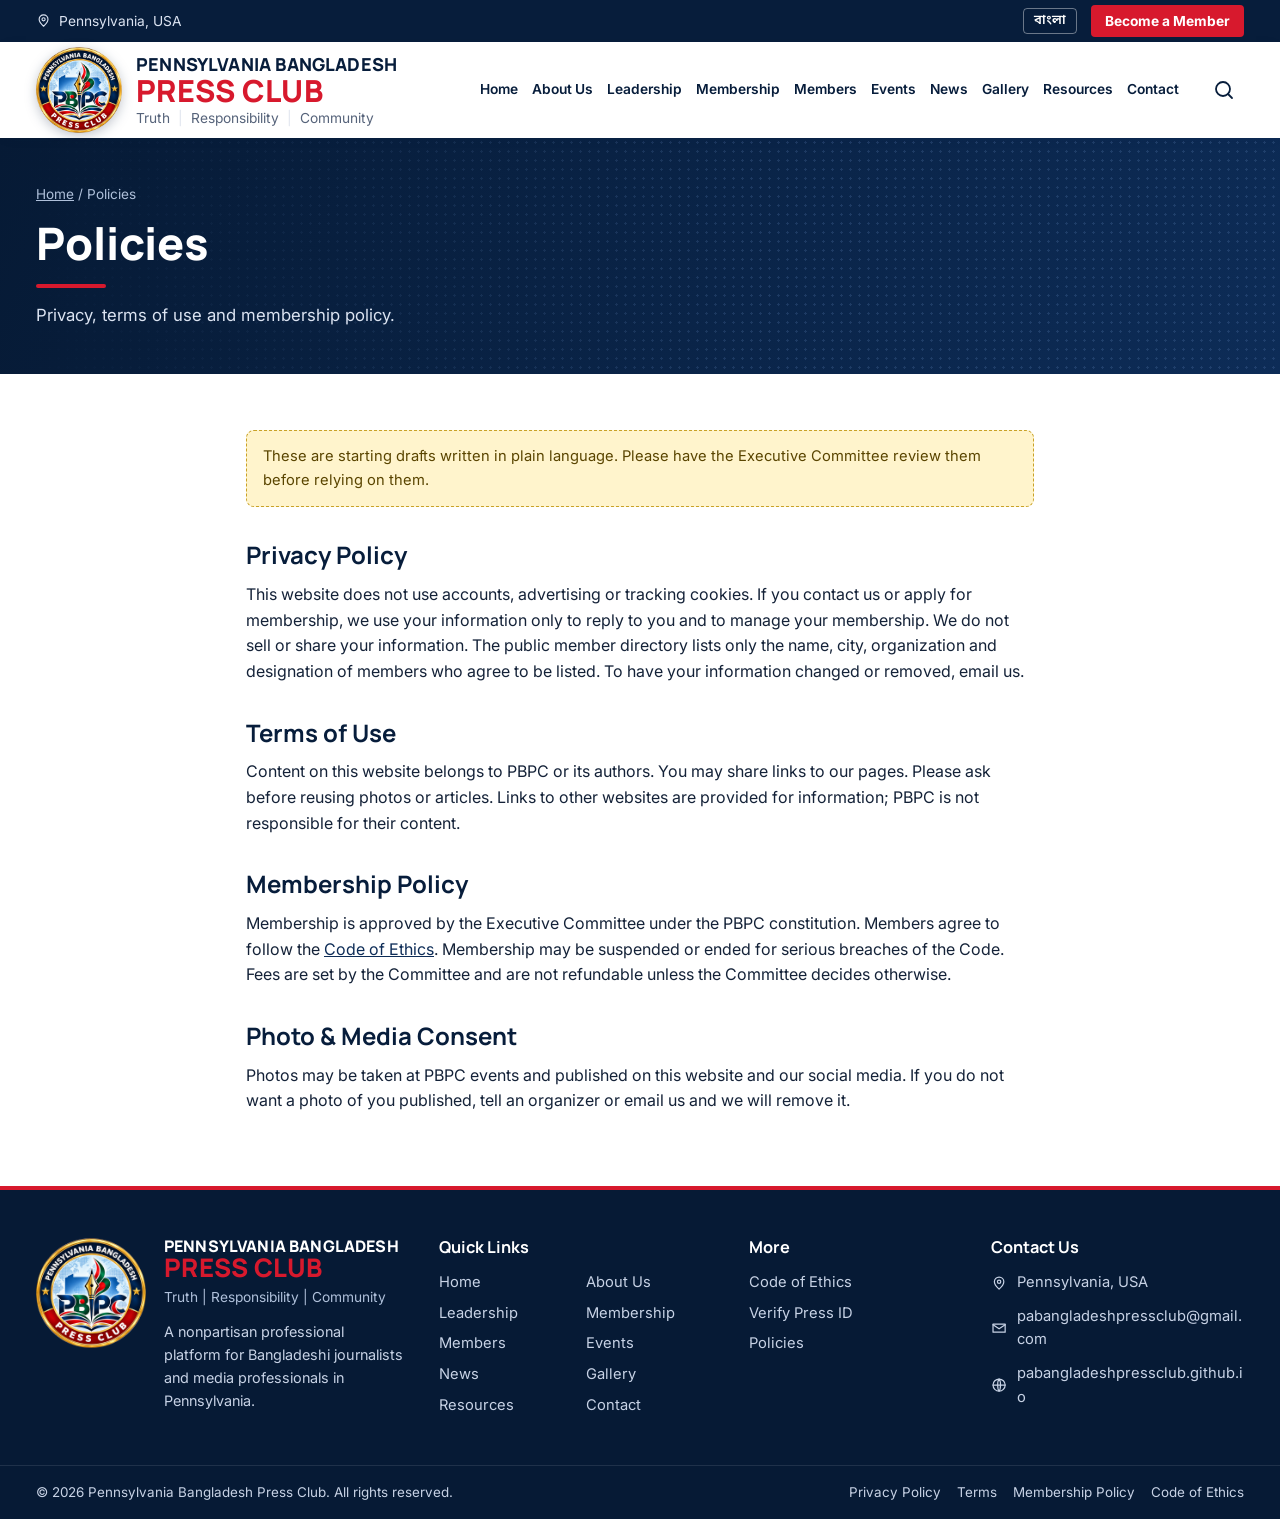
<file: policies.html>
<!doctype html>
<html lang="en">
<head>
<meta charset="utf-8">
<meta name="viewport" content="width=device-width, initial-scale=1, viewport-fit=cover">
<title>Policies — PBPC</title>
<meta name="description" content="Privacy policy, terms of use and membership policy of PBPC.">
<meta property="og:title" content="Policies — PBPC">
<meta property="og:description" content="Privacy policy, terms of use and membership policy of PBPC.">
<meta property="og:image" content="assets/img/pbpc-logo-512.png">
<meta name="theme-color" content="#071D3B">
<link rel="icon" type="image/png" href="assets/img/favicon.png">
<link rel="apple-touch-icon" href="assets/img/apple-touch-icon.png">
<link rel="preconnect" href="https://fonts.googleapis.com">
<link rel="preconnect" href="https://fonts.gstatic.com" crossorigin>
<link rel="stylesheet" href="https://fonts.googleapis.com/css2?family=Inter:wght@400;500;600;700&family=Manrope:wght@600;700;800&family=Noto+Sans+Bengali:wght@400;500;600;700;800&display=swap">
<link rel="stylesheet" href="assets/css/style.css">
</head>
<body data-page="policies">
<a class="skip" href="#main">Skip to content</a>
<header id="site-header"></header>
<main id="main">
<section class="page-hero"><div class="wrap"><div class="crumbs"><a href="index.html" data-i18n="nav.home">Home</a> / Policies</div><h1><span data-lang="en">Policies</span><span data-lang="bn">নীতিমালা</span></h1><div class="rule"></div><p data-lang="en">Privacy, terms of use and membership policy.</p><p data-lang="bn">গোপনীয়তা, ব্যবহারের শর্তাবলি ও সদস্যপদ নীতিমালা।</p></div></section>
<section class="section"><div class="wrap prose">
 <div class="placeholder-note"><span data-lang="en">These are starting drafts written in plain language. Please have the Executive Committee review them before relying on them.</span><span data-lang="bn">এগুলো সহজ ভাষায় লেখা প্রাথমিক খসড়া। ব্যবহারের আগে কার্যনির্বাহী কমিটি দিয়ে পর্যালোচনা করিয়ে নিন।</span></div>
 <h2 id="privacy">Privacy Policy</h2>
 <p>This website does not use accounts, advertising or tracking cookies. If you contact us or apply for membership, we use your information only to reply to you and to manage your membership. We do not sell or share your information. The public member directory lists only the name, city, organization and designation of members who agree to be listed. To have your information changed or removed, email us.</p>
 <h2 id="terms">Terms of Use</h2>
 <p>Content on this website belongs to PBPC or its authors. You may share links to our pages. Please ask before reusing photos or articles. Links to other websites are provided for information; PBPC is not responsible for their content.</p>
 <h2 id="membership">Membership Policy</h2>
 <p>Membership is approved by the Executive Committee under the PBPC constitution. Members agree to follow the <a href="ethics.html">Code of Ethics</a>. Membership may be suspended or ended for serious breaches of the Code. Fees are set by the Committee and are not refundable unless the Committee decides otherwise.</p>
 <h2 id="photos">Photo &amp; Media Consent</h2>
 <p>Photos may be taken at PBPC events and published on this website and our social media. If you do not want a photo of you published, tell an organizer or email us and we will remove it.</p>
</div></section>

</main>
<footer id="site-footer"></footer>
<script src="data/content.js"></script>
<script src="assets/js/i18n.js"></script>
<script src="assets/js/main.js"></script>
</body>
</html>
</file>
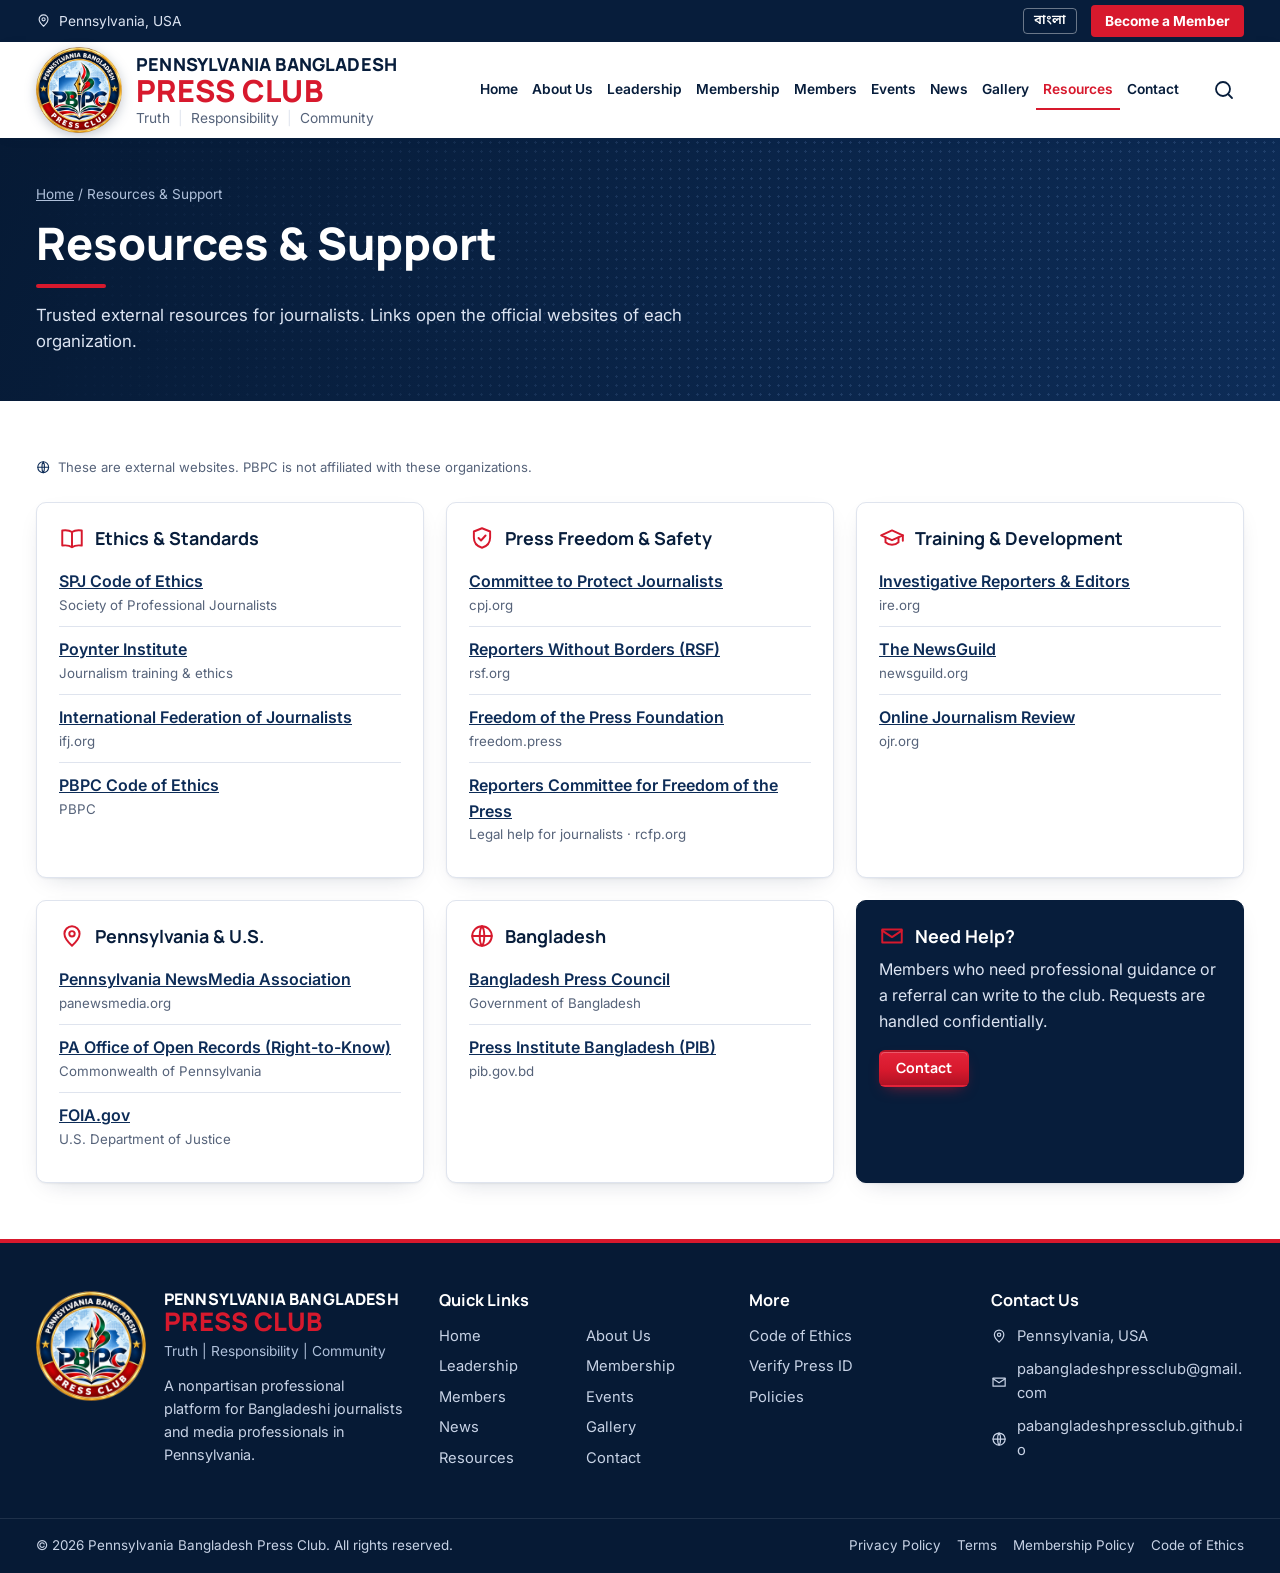
<file: resources.html>
<!doctype html>
<html lang="en">
<head>
<meta charset="utf-8">
<meta name="viewport" content="width=device-width, initial-scale=1, viewport-fit=cover">
<title>Resources — PBPC</title>
<meta name="description" content="Journalism, ethics, press freedom and safety resources for journalists.">
<meta property="og:title" content="Resources — PBPC">
<meta property="og:description" content="Journalism, ethics, press freedom and safety resources for journalists.">
<meta property="og:image" content="assets/img/pbpc-logo-512.png">
<meta name="theme-color" content="#071D3B">
<link rel="icon" type="image/png" href="assets/img/favicon.png">
<link rel="apple-touch-icon" href="assets/img/apple-touch-icon.png">
<link rel="preconnect" href="https://fonts.googleapis.com">
<link rel="preconnect" href="https://fonts.gstatic.com" crossorigin>
<link rel="stylesheet" href="https://fonts.googleapis.com/css2?family=Inter:wght@400;500;600;700&family=Manrope:wght@600;700;800&family=Noto+Sans+Bengali:wght@400;500;600;700;800&display=swap">
<link rel="stylesheet" href="assets/css/style.css">
</head>
<body data-page="resources">
<a class="skip" href="#main">Skip to content</a>
<header id="site-header"></header>
<main id="main">
<section class="page-hero"><div class="wrap"><div class="crumbs"><a href="index.html" data-i18n="nav.home">Home</a> / Resources &amp; Support</div><h1><span data-lang="en">Resources &amp; Support</span><span data-lang="bn">রিসোর্স ও সহায়তা</span></h1><div class="rule"></div><p data-lang="en">Trusted external resources for journalists. Links open the official websites of each organization.</p><p data-lang="bn">সাংবাদিকদের জন্য নির্ভরযোগ্য বাইরের রিসোর্স। লিংকগুলো প্রতিটি প্রতিষ্ঠানের অফিসিয়াল ওয়েবসাইটে নিয়ে যাবে।</p></div></section>
<section class="section"><div class="wrap">
 <p class="note" style="margin:0 0 24px"><i data-icon="globe"></i><span><span data-lang="en">These are external websites. PBPC is not affiliated with these organizations.</span><span data-lang="bn">এগুলো বাইরের ওয়েবসাইট। PBPC এসব প্রতিষ্ঠানের সাথে সম্পৃক্ত নয়।</span></span></p>
 <div class="grid-3">
  <div class="panel"><h3><i data-icon="book"></i><span data-lang="en">Ethics &amp; Standards</span><span data-lang="bn">নৈতিকতা ও মানদণ্ড</span></h3><ul class="res-list">
   <li><a href="https://www.spj.org/ethicscode.asp" target="_blank" rel="noopener">SPJ Code of Ethics</a><small>Society of Professional Journalists</small></li><li><a href="https://www.poynter.org/" target="_blank" rel="noopener">Poynter Institute</a><small>Journalism training &amp; ethics</small></li><li><a href="https://www.ifj.org/" target="_blank" rel="noopener">International Federation of Journalists</a><small>ifj.org</small></li>
   <li><a href="ethics.html">PBPC Code of Ethics</a><small>PBPC</small></li></ul></div>
  <div class="panel"><h3><i data-icon="shield"></i><span data-lang="en">Press Freedom &amp; Safety</span><span data-lang="bn">সংবাদপত্রের স্বাধীনতা ও নিরাপত্তা</span></h3><ul class="res-list">
   <li><a href="https://cpj.org/" target="_blank" rel="noopener">Committee to Protect Journalists</a><small>cpj.org</small></li><li><a href="https://rsf.org/en" target="_blank" rel="noopener">Reporters Without Borders (RSF)</a><small>rsf.org</small></li><li><a href="https://freedom.press/" target="_blank" rel="noopener">Freedom of the Press Foundation</a><small>freedom.press</small></li><li><a href="https://www.rcfp.org/" target="_blank" rel="noopener">Reporters Committee for Freedom of the Press</a><small>Legal help for journalists · rcfp.org</small></li></ul></div>
  <div class="panel"><h3><i data-icon="cap"></i><span data-lang="en">Training &amp; Development</span><span data-lang="bn">প্রশিক্ষণ ও উন্নয়ন</span></h3><ul class="res-list">
   <li><a href="https://www.ire.org/" target="_blank" rel="noopener">Investigative Reporters &amp; Editors</a><small>ire.org</small></li><li><a href="https://www.newsguild.org/" target="_blank" rel="noopener">The NewsGuild</a><small>newsguild.org</small></li><li><a href="https://www.ojr.org/" target="_blank" rel="noopener">Online Journalism Review</a><small>ojr.org</small></li></ul></div>
  <div class="panel"><h3><i data-icon="pin"></i><span data-lang="en">Pennsylvania &amp; U.S.</span><span data-lang="bn">পেনসিলভানিয়া ও যুক্তরাষ্ট্র</span></h3><ul class="res-list">
   <li><a href="https://www.panewsmedia.org/" target="_blank" rel="noopener">Pennsylvania NewsMedia Association</a><small>panewsmedia.org</small></li><li><a href="https://www.openrecords.pa.gov/" target="_blank" rel="noopener">PA Office of Open Records (Right-to-Know)</a><small>Commonwealth of Pennsylvania</small></li><li><a href="https://www.foia.gov/" target="_blank" rel="noopener">FOIA.gov</a><small>U.S. Department of Justice</small></li></ul></div>
  <div class="panel"><h3><i data-icon="globe"></i><span data-lang="en">Bangladesh</span><span data-lang="bn">বাংলাদেশ</span></h3><ul class="res-list">
   <li><a href="https://www.presscouncil.gov.bd/" target="_blank" rel="noopener">Bangladesh Press Council</a><small>Government of Bangladesh</small></li><li><a href="https://www.pib.gov.bd/" target="_blank" rel="noopener">Press Institute Bangladesh (PIB)</a><small>pib.gov.bd</small></li></ul></div>
  <div class="panel navy"><h3><i data-icon="mail"></i><span data-lang="en">Need Help?</span><span data-lang="bn">সহায়তা প্রয়োজন?</span></h3>
   <p data-lang="en">Members who need professional guidance or a referral can write to the club. Requests are handled confidentially.</p><p data-lang="bn">যেসব সদস্যের পেশাগত পরামর্শ বা রেফারেল প্রয়োজন, তাঁরা ক্লাবকে লিখতে পারেন। অনুরোধগুলো গোপনীয়তার সাথে দেখা হয়।</p>
   <a class="btn btn-red btn-sm" href="contact.html" data-i18n="nav.contact">Contact</a></div>
 </div>
</div></section>

</main>
<footer id="site-footer"></footer>
<script src="data/content.js"></script>
<script src="assets/js/i18n.js"></script>
<script src="assets/js/main.js"></script>
</body>
</html>
</file>
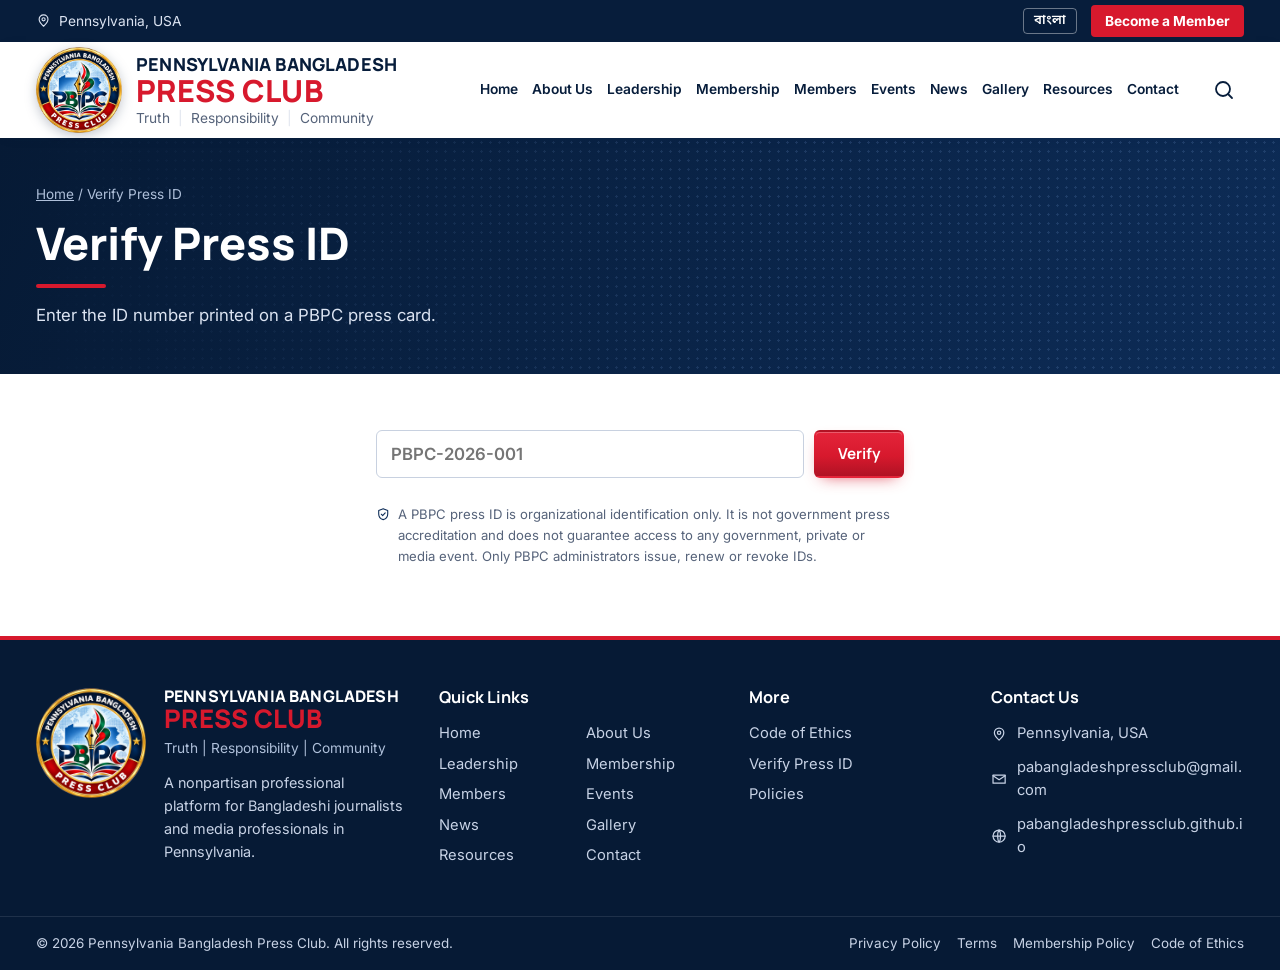
<file: verify.html>
<!doctype html>
<html lang="en">
<head>
<meta charset="utf-8">
<meta name="viewport" content="width=device-width, initial-scale=1, viewport-fit=cover">
<title>Verify Press ID — PBPC</title>
<meta name="description" content="Check whether a PBPC press ID is valid.">
<meta property="og:title" content="Verify Press ID — PBPC">
<meta property="og:description" content="Check whether a PBPC press ID is valid.">
<meta property="og:image" content="assets/img/pbpc-logo-512.png">
<meta name="theme-color" content="#071D3B">
<link rel="icon" type="image/png" href="assets/img/favicon.png">
<link rel="apple-touch-icon" href="assets/img/apple-touch-icon.png">
<link rel="preconnect" href="https://fonts.googleapis.com">
<link rel="preconnect" href="https://fonts.gstatic.com" crossorigin>
<link rel="stylesheet" href="https://fonts.googleapis.com/css2?family=Inter:wght@400;500;600;700&family=Manrope:wght@600;700;800&family=Noto+Sans+Bengali:wght@400;500;600;700;800&display=swap">
<link rel="stylesheet" href="assets/css/style.css">
</head>
<body data-page="verify">
<a class="skip" href="#main">Skip to content</a>
<header id="site-header"></header>
<main id="main">
<section class="page-hero"><div class="wrap"><div class="crumbs"><a href="index.html" data-i18n="nav.home">Home</a> / Verify Press ID</div><h1><span data-lang="en">Verify Press ID</span><span data-lang="bn">প্রেস আইডি যাচাই</span></h1><div class="rule"></div><p data-lang="en">Enter the ID number printed on a PBPC press card.</p><p data-lang="bn">PBPC প্রেস কার্ডে ছাপা আইডি নম্বরটি লিখুন।</p></div></section>
<section class="section"><div class="wrap verify-box">
 <form id="verify-form" class="verify-row">
  <input id="v-id" placeholder="PBPC-2026-001" aria-label="Press ID number" autocomplete="off" required>
  <button class="btn btn-red" type="submit" data-i18n="btn.verify">Verify</button>
 </form>
 <div id="verify-result" class="verify-result" hidden role="status"></div>
 <p class="note" style="margin-top:26px"><i data-icon="shield"></i><span><span data-lang="en">A PBPC press ID is organizational identification only. It is not government press accreditation and does not guarantee access to any government, private or media event. Only PBPC administrators issue, renew or revoke IDs.</span><span data-lang="bn">PBPC প্রেস আইডি শুধু সাংগঠনিক পরিচয়পত্র। এটি সরকারি প্রেস স্বীকৃতি নয় এবং কোনো সরকারি, বেসরকারি বা গণমাধ্যম অনুষ্ঠানে প্রবেশের নিশ্চয়তা দেয় না। শুধু PBPC প্রশাসকরাই আইডি ইস্যু, নবায়ন বা বাতিল করতে পারেন।</span></span></p>
</div></section>

</main>
<footer id="site-footer"></footer>
<script src="data/content.js"></script>
<script src="assets/js/i18n.js"></script>
<script src="assets/js/main.js"></script>
</body>
</html>
</file>
<file: assets/css/style.css>
/* PBPC — brand stylesheet
   Layout: two-level header, navy hero, paired content blocks like the approved homepage design. */
:root {
  --navy: #071D3B;
  --navy-deep: #061A35;
  --navy-2: #0D2C57;
  --red: #D7192D;
  --red-dark: #B01224;
  --gold: #D4A63A;
  --white: #FFFFFF;
  --gray: #F4F6FA;
  --line: #DFE4EE;
  --ink: #142238;
  --muted: #56637A;
  --draft: #FFF4CC;
  --font-display: "Manrope", "Noto Sans Bengali", system-ui, sans-serif;
  --font-body: "Inter", "Noto Sans Bengali", system-ui, sans-serif;
  --radius: 10px;
  --shadow: 0 1px 2px rgba(7,29,59,.06), 0 8px 24px -12px rgba(7,29,59,.22);
  --wrap: 1240px;
  color-scheme: light;
}
*, *::before, *::after { box-sizing: border-box; }
html { scroll-behavior: smooth; -webkit-text-size-adjust: 100%; }
body { margin: 0; font-family: var(--font-body); font-size: 16px; line-height: 1.6; color: var(--ink); background: var(--white); }
html.lang-bn body { font-family: "Noto Sans Bengali", var(--font-body); }
body.no-scroll { overflow: hidden; }
img { max-width: 100%; display: block; }
a { color: var(--navy-2); }
a:hover { color: var(--red); }
h1, h2, h3 { font-family: var(--font-display); color: var(--navy); line-height: 1.2; text-wrap: balance; margin: 0; }
p { margin: 0 0 1em; }
:focus-visible { outline: 3px solid var(--gold); outline-offset: 2px; }
[hidden] { display: none !important; }
.wrap { max-width: var(--wrap); margin: 0 auto; padding-left: max(16px, env(safe-area-inset-left, 0px)); padding-right: max(16px, env(safe-area-inset-right, 0px)); }
.skip { position: absolute; left: -999px; top: 0; background: var(--gold); color: var(--navy); padding: 8px 14px; z-index: 100; }
.skip:focus { left: 8px; }
.ic { width: 1.1em; height: 1.1em; fill: none; stroke: currentColor; stroke-width: 1.8; stroke-linecap: round; stroke-linejoin: round; flex: none; }

/* bilingual content blocks */
[data-lang="bn"] { display: none; }
html.lang-bn [data-lang="bn"] { display: revert; }
html.lang-bn [data-lang="en"] { display: none; }

/* ---------- buttons ---------- */
.btn { display: inline-flex; align-items: center; justify-content: center; gap: .5em; padding: .78em 1.4em; border-radius: 6px; font-weight: 700; font-size: .95rem; text-decoration: none; border: 2px solid transparent; cursor: pointer; transition: transform .15s, background .15s, box-shadow .15s; font-family: var(--font-display); line-height: 1.2; }
.btn:hover { transform: translateY(-1px); }
.btn .ic { width: 1em; height: 1em; }
.btn-red { background: linear-gradient(180deg, #E4243A, var(--red) 55%, var(--red-dark)); color: #fff; box-shadow: 0 6px 16px -8px rgba(215,25,45,.8), inset 0 1px 0 rgba(255,255,255,.25); }
.btn-red:hover { color: #fff; background: var(--red-dark); }
.btn-navy { background: linear-gradient(180deg, #123A6E, var(--navy-2)); color: #fff; box-shadow: inset 0 1px 0 rgba(255,255,255,.2); }
.btn-navy:hover { color: #fff; background: var(--navy); }
.btn-ghost { border-color: rgba(255,255,255,.75); color: #fff; }
.btn-ghost:hover { background: #fff; color: var(--navy); }
.btn-outline-navy { border-color: var(--navy-2); color: var(--navy-2); background: #fff; }
.btn-sm { padding: .55em 1.05em; font-size: .88rem; }
.btn-row { display: flex; flex-wrap: wrap; gap: 10px; }
.link-more { display: inline-flex; align-items: center; gap: .35em; font-weight: 600; font-size: .9rem; text-decoration: none; color: var(--navy-2); }
.link-more .ic { width: .95em; }

/* ---------- top bar ---------- */
.topbar { background: var(--navy); color: #DCE4F2; font-size: .86rem; }
.topbar-in { display: flex; align-items: center; justify-content: space-between; gap: 16px; min-height: 42px; }
.topbar a { color: #DCE4F2; text-decoration: none; }
.topbar-l, .topbar-r { display: flex; align-items: center; gap: 14px; min-width: 0; }
.topbar-l a, .loc { display: inline-flex; align-items: center; gap: 8px; }
.sep { width: 1px; height: 16px; background: rgba(255,255,255,.3); }
.tb-social { display: inline-flex; width: 22px; height: 22px; }
.tb-social svg { width: 100%; height: 100%; }
.tb-social:hover { color: #fff; }
.lang-btn { background: transparent; border: 1px solid rgba(255,255,255,.4); color: #fff; border-radius: 4px; padding: 3px 10px; font: 600 .82rem/1.4 "Noto Sans Bengali", var(--font-body); cursor: pointer; }
.lang-btn:hover { background: rgba(255,255,255,.12); }
.lang-btn.dark { color: var(--navy); border-color: var(--line); padding: 8px 14px; }
.tb-cta { background: var(--red); color: #fff !important; padding: 5px 14px; border-radius: 4px; font-weight: 700; }
.tb-cta:hover { background: var(--red-dark); }

/* ---------- main bar ---------- */
#site-header { position: sticky; top: env(safe-area-inset-top, 0px); z-index: 50; }
.mainbar { background: #fff; box-shadow: 0 2px 12px -6px rgba(7,29,59,.25); }
.mainbar-in { display: flex; align-items: center; gap: 18px; min-height: 96px; }
.brand { display: flex; align-items: center; gap: 14px; text-decoration: none; margin-right: auto; min-width: 0; }
.brand img { width: 86px; height: 86px; filter: drop-shadow(0 3px 6px rgba(7,29,59,.25)); }
.brand-txt { display: flex; flex-direction: column; line-height: 1.05; }
.b1 { font: 800 1.12rem/1.1 var(--font-display); color: var(--navy); letter-spacing: .01em; }
.b2 { font: 800 1.9rem/1.05 var(--font-display); color: var(--red); letter-spacing: .01em; }
.b3 { font-size: .86rem; color: var(--muted); margin-top: 4px; }
.b3 i { font-style: normal; color: var(--line); margin: 0 4px; }
.mainnav ul { list-style: none; margin: 0; padding: 0; display: flex; gap: 0; flex-wrap: nowrap; }
.mainnav a { display: block; padding: 8px 7px; font-size: .86rem; font-weight: 600; color: var(--navy); text-decoration: none; border-bottom: 2px solid transparent; white-space: nowrap; }
.mainnav a:hover { color: var(--red); }
.mainnav a.active { color: var(--red); border-bottom-color: var(--red); }
.nav-mobile-extra { display: none; }
.icon-btn { background: none; border: 0; padding: 8px; color: var(--navy); cursor: pointer; display: inline-flex; border-radius: 6px; }
.icon-btn .ic { width: 24px; height: 24px; }
.icon-btn:hover { background: var(--gray); }
.menu-btn { display: none; }

@media (max-width: 1260px) {
  .menu-btn { display: inline-flex; }
  .mainnav { position: fixed; top: 0; right: 0; bottom: 0; width: min(330px, 86vw); background: #fff; z-index: 60; transform: translateX(105%); transition: transform .25s ease; padding: calc(84px + env(safe-area-inset-top, 0px)) max(22px, env(safe-area-inset-right, 0px)) 24px 22px; overflow-y: auto; box-shadow: -10px 0 40px rgba(7,29,59,.3); }
  .nav-open .mainnav { transform: none; }
  .nav-open::after { content: ""; position: fixed; inset: 0; background: rgba(6,26,53,.55); z-index: 55; }
  .nav-open .menu-btn { position: fixed; top: calc(18px + env(safe-area-inset-top, 0px)); right: max(16px, env(safe-area-inset-right, 0px)); z-index: 61; }
  .mainnav ul { flex-direction: column; }
  .mainnav a { padding: 13px 4px; font-size: 1.05rem; border-bottom: 1px solid var(--line); }
  .mainnav a.active { border-bottom-color: var(--red); }
  .nav-mobile-extra { display: flex; flex-direction: column; gap: 12px; margin-top: 22px; }
}
@media (max-width: 720px) {
  .topbar-l .sep, .topbar-l .loc, .tb-social { display: none; }
  .topbar-l a span { overflow: hidden; text-overflow: ellipsis; white-space: nowrap; }
  .mainbar-in { min-height: 76px; gap: 6px; }
  .brand img { width: 58px; height: 58px; }
  .b1 { font-size: .74rem; }
  .b2 { font-size: 1.28rem; }
  .b3 { font-size: .7rem; }
}
@media (max-width: 380px) { .b3 { display: none; } .tb-cta { display: none; } }

/* ---------- hero ---------- */
.hero { position: relative; overflow: hidden; color: #fff; background: radial-gradient(ellipse 60% 80% at 30% 40%, #13427F 0%, transparent 70%), linear-gradient(115deg, var(--navy-deep) 0%, #0A2C5B 55%, var(--navy) 100%); }
.hero::before { /* dotted world-map texture */
  content: ""; position: absolute; inset: 0; opacity: .38;
  background-image: radial-gradient(rgba(140,180,240,.55) 1px, transparent 1.4px);
  background-size: 9px 9px;
  -webkit-mask-image: radial-gradient(ellipse 22% 30% at 22% 28%, #000 40%, transparent 72%), radial-gradient(ellipse 16% 34% at 33% 70%, #000 38%, transparent 72%), radial-gradient(ellipse 26% 26% at 58% 26%, #000 40%, transparent 72%), radial-gradient(ellipse 12% 22% at 56% 66%, #000 40%, transparent 72%), radial-gradient(ellipse 18% 20% at 80% 34%, #000 40%, transparent 72%);
          mask-image: radial-gradient(ellipse 22% 30% at 22% 28%, #000 40%, transparent 72%), radial-gradient(ellipse 16% 34% at 33% 70%, #000 38%, transparent 72%), radial-gradient(ellipse 26% 26% at 58% 26%, #000 40%, transparent 72%), radial-gradient(ellipse 12% 22% at 56% 66%, #000 40%, transparent 72%), radial-gradient(ellipse 18% 20% at 80% 34%, #000 40%, transparent 72%);
}
.hero::after { /* red light streaks at the base */
  content: ""; position: absolute; left: 0; right: 0; bottom: 0; height: 90px; pointer-events: none;
  background: repeating-linear-gradient(100deg, transparent 0 22px, rgba(215,25,45,.35) 22px 24px), linear-gradient(0deg, rgba(215,25,45,.35), transparent);
  -webkit-mask-image: linear-gradient(90deg, #000, transparent 55%); mask-image: linear-gradient(90deg, #000, transparent 55%);
}
.hero-img { position: absolute; right: 0; top: 0; bottom: 0; width: 42%; background: url("../img/hero-newsroom.jpg") center/cover no-repeat; -webkit-mask-image: linear-gradient(90deg, transparent 0, #000 38%); mask-image: linear-gradient(90deg, transparent 0, #000 38%); }
.hero-in { position: relative; z-index: 1; display: grid; grid-template-columns: auto 1fr; align-items: center; gap: 40px; padding-block: 48px 56px; }
.hero-logo { width: clamp(220px, 26vw, 330px); height: auto; filter: drop-shadow(0 18px 30px rgba(0,0,0,.45)); animation: rise .8s ease both; }
.hero-text { max-width: 600px; min-width: 0; }
.hero h1 { color: #fff; font-weight: 800; font-size: clamp(2.1rem, 4.6vw, 3.6rem); line-height: 1.04; letter-spacing: .01em; text-shadow: 0 3px 18px rgba(0,0,0,.35); }
.hero h1 span { display: block; }
html.lang-bn .hero h1 { line-height: 1.25; }
.hero .rule { width: 90px; height: 4px; background: var(--red); margin: 20px 0 16px; border-radius: 2px; }
.hero p.lead { font-size: clamp(1rem, 1.6vw, 1.22rem); color: #E4EAF5; max-width: 34em; }
.motto { display: flex; flex-wrap: wrap; gap: 6px 14px; font: 800 clamp(1rem, 1.6vw, 1.25rem) var(--font-display); margin: 8px 0 24px; }
.motto i { font-style: normal; color: rgba(255,255,255,.45); }
@keyframes rise { from { opacity: .001; transform: translateY(12px) scale(.98); } to { opacity: 1; transform: none; } }
@media (max-width: 860px) {
  .hero-img { width: 100%; opacity: .22; -webkit-mask-image: none; mask-image: none; }
  .hero-in { grid-template-columns: 1fr; text-align: center; justify-items: center; padding-block: 36px 48px; gap: 18px; }
  .hero .rule { margin-inline: auto; }
  .motto, .hero .btn-row { justify-content: center; }
  .hero-logo { width: min(230px, 62vw); }
}

/* ---------- quick access ---------- */
.quick { background: #fff; border-bottom: 1px solid var(--line); }
.quick-in { display: grid; grid-template-columns: repeat(7, minmax(0, 1fr)) auto; align-items: stretch; }
.q-item { display: flex; flex-direction: column; align-items: center; justify-content: center; gap: 8px; padding: 22px 8px; text-decoration: none; color: var(--navy); font: 700 .92rem/1.25 var(--font-display); text-align: center; border-right: 1px solid var(--line); transition: background .15s; }
.q-item:hover { background: var(--gray); color: var(--red); }
.q-item .ic { width: 40px; height: 40px; stroke-width: 1.5; color: var(--navy-2); }
.q-item:first-child .ic { color: var(--red); }
.q-cta { display: flex; flex-direction: column; justify-content: center; align-items: center; gap: 8px; padding: 18px 0 18px 22px; }
.q-cta small { color: var(--muted); font-size: .8rem; text-align: center; }
@media (max-width: 1100px) {
  .quick-in { grid-template-columns: repeat(4, minmax(0, 1fr)); }
  .q-item { border-bottom: 1px solid var(--line); }
  .q-cta { grid-column: span 1; padding: 18px 8px; }
}
@media (max-width: 560px) {
  .quick-in { grid-template-columns: repeat(2, minmax(0, 1fr)); }
  .q-cta { grid-column: 1 / -1; }
}

/* ---------- section scaffolding ---------- */
.section { padding-block: 56px; }
.section.alt { background: var(--gray); }
.sec-head { display: flex; align-items: center; justify-content: space-between; gap: 16px; margin-bottom: 24px; }
.sec-head h2, .sec-title { font-size: clamp(1.45rem, 2.4vw, 1.85rem); font-weight: 800; display: flex; align-items: center; gap: 14px; }
.sec-head h2::after, .sec-title::after { content: ""; width: 48px; height: 3px; background: var(--red); border-radius: 2px; }
.sec-head .link-more { white-space: nowrap; }
.split { display: grid; grid-template-columns: minmax(0, 1.12fr) minmax(0, 1fr); gap: 0; }
.split > .pane { padding-block: 48px; padding-inline: max(16px, env(safe-area-inset-left, 0px)) 32px; min-width: 0; }
.split > .pane + .pane { padding-inline: 32px max(16px, env(safe-area-inset-right, 0px)); }
.split-wrap { max-width: var(--wrap); margin: 0 auto; }
.band-gray { background: var(--gray); }
@media (max-width: 900px) {
  .split { grid-template-columns: 1fr; }
  .split > .pane, .split > .pane + .pane { padding-inline: max(16px, env(safe-area-inset-left, 0px)) max(16px, env(safe-area-inset-right, 0px)); padding-block: 40px; }
}

/* sample badge */
.badge-sample { display: inline-block; background: var(--draft); color: #6B5200; border: 1px dashed #C9A227; font-size: .72rem; font-weight: 700; padding: 2px 8px; border-radius: 4px; margin-bottom: 6px; letter-spacing: .02em; }

/* ---------- leadership ---------- */
.leaders { display: grid; grid-template-columns: repeat(3, minmax(0, 1fr)); gap: 18px; }
.leaders.full { grid-template-columns: repeat(auto-fill, minmax(230px, 1fr)); gap: 24px; }
.leader-card { background: #fff; border-radius: var(--radius); box-shadow: var(--shadow); overflow: hidden; display: flex; flex-direction: column; text-align: center; border: 1px solid var(--line); scroll-margin-top: 140px; }
.leader-card.is-draft { border-style: dashed; border-color: #C9A227; }
.leader-photo { aspect-ratio: 1 / 1; background: linear-gradient(160deg, #E9EEF6, #CFD9E8); max-width: 100%; }
.leader-photo img { width: 100%; height: 100%; object-fit: cover; }
.leader-body { padding: 14px 14px 18px; }
.leader-card h3 { font-size: 1.04rem; }
.leader-card .role { color: var(--red); font-weight: 600; margin: 4px 0 8px; font-size: .92rem; }
.leader-card .org { color: var(--muted); font-size: .88rem; margin-bottom: 6px; }
.leader-card .bio { font-size: .9rem; text-align: left; color: var(--ink); }
.avatar-ph { width: 100%; height: 100%; display: grid; place-items: center; }
.avatar-ph svg { width: 55%; height: 55%; fill: #B7C5DA; stroke: none; }
.avatar-ph svg path { fill: #B7C5DA; }
@media (max-width: 560px) { .leaders { grid-template-columns: repeat(2, minmax(0, 1fr)); } .leaders .leader-card:nth-child(3) { display: none; } }

/* ---------- about pane (dark) ---------- */
.about-pane { position: relative; background: linear-gradient(135deg, rgba(6,26,53,.97), rgba(13,44,87,.92)), repeating-linear-gradient(0deg, transparent 0 28px, rgba(255,255,255,.035) 28px 29px); color: #DCE4F2; overflow: hidden; }
.about-pane::after { content: ""; position: absolute; right: -60px; bottom: -60px; width: 260px; height: 260px; background: url("../img/pbpc-logo-512.png") center/contain no-repeat; opacity: .08; }
.about-pane h2 { color: #fff; }
.about-pane .rule { width: 60px; height: 3px; background: var(--red); margin: 14px 0 18px; }
.about-pane p { max-width: 36em; }

/* ---------- events ---------- */
.event-card { display: grid; grid-template-columns: 96px minmax(0, 1fr) minmax(0, 220px); gap: 18px; align-items: stretch; background: #fff; border: 1px solid var(--line); border-radius: var(--radius); box-shadow: var(--shadow); padding: 16px; }
.event-card + .event-card { margin-top: 18px; }
.event-date { display: flex; flex-direction: column; align-items: center; justify-content: center; text-align: center; border-right: 1px solid var(--line); padding-right: 12px; }
.ed-ic .ic { width: 30px; height: 30px; color: var(--red); }
.ed-day { font: 800 2.1rem/1 var(--font-display); color: var(--navy); margin-top: 4px; font-variant-numeric: tabular-nums; }
.ed-mon { font-size: .8rem; font-weight: 700; color: var(--navy); text-transform: uppercase; letter-spacing: .04em; }
.event-info { min-width: 0; }
.event-info h3 { font-size: 1.2rem; margin-bottom: 8px; }
.event-info .meta { display: flex; gap: 8px; align-items: center; margin: 0 0 4px; font-size: .92rem; color: var(--muted); }
.event-info .meta .ic { color: var(--red); }
.event-info .desc { margin-top: 10px; }
.event-info .btn-row { margin-top: 12px; }
.event-img { border-radius: 8px; overflow: hidden; background: linear-gradient(135deg, var(--navy), var(--navy-2)); min-height: 130px; }
.event-img > img { width: 100%; height: 100%; object-fit: cover; }
.event-img-ph { height: 100%; display: grid; place-items: center; }
.event-img-ph img { width: 90px; opacity: .9; }
@media (max-width: 640px) {
  .event-card { grid-template-columns: 74px minmax(0, 1fr); }
  .event-img { grid-column: 1 / -1; min-height: 160px; }
}

/* ---------- membership ---------- */
.intro { color: var(--muted); margin: -10px 0 22px; max-width: 34em; }
.fees { display: grid; grid-template-columns: repeat(auto-fit, minmax(148px, 1fr)); gap: 12px; }
.fee-card { background: #fff; border: 1px solid var(--line); border-radius: var(--radius); box-shadow: var(--shadow); padding: 18px 14px; text-align: center; display: flex; flex-direction: column; align-items: center; gap: 2px; }
.fee-card.featured { border-color: var(--red); box-shadow: 0 10px 28px -14px rgba(215,25,45,.6); }
.fee-card h3 { font-size: 1rem; }
.fee-card h3 span { color: var(--red); }
.fee { font: 800 2rem/1.2 var(--font-display); color: var(--red); margin-top: 8px; font-variant-numeric: tabular-nums; }
.fee .tba { font-size: 1rem; color: var(--navy-2); display: inline-block; padding: 8px 0; }
.period { font-size: .85rem; color: var(--muted); }
.elig { font-size: .85rem; color: var(--ink); margin: 10px 0 14px; flex: 1; }

.benefits { display: grid; grid-template-columns: repeat(6, minmax(0, 1fr)); gap: 12px; }
.benefit { background: #fff; border: 1px solid var(--line); border-radius: var(--radius); padding: 18px 8px; text-align: center; font: 600 .85rem/1.3 var(--font-display); color: var(--navy); box-shadow: var(--shadow); }
.benefit .ic { width: 42px; height: 42px; display: block; margin: 0 auto 10px; color: var(--navy-2); stroke-width: 1.5; }
.benefit:nth-child(odd) .ic { color: var(--red); }
.note { font-size: .82rem; color: var(--muted); margin-top: 14px; display: flex; gap: 8px; align-items: flex-start; }
.note .ic { margin-top: 3px; color: var(--navy-2); }
@media (max-width: 1100px) { .benefits { grid-template-columns: repeat(3, minmax(0, 1fr)); } }
@media (max-width: 420px) { .benefits { grid-template-columns: repeat(2, minmax(0, 1fr)); } }

/* ---------- members ---------- */
.carousel { position: relative; }
.members-row { display: grid; grid-auto-flow: column; grid-auto-columns: minmax(170px, 1fr); gap: 16px; overflow-x: auto; scroll-snap-type: x mandatory; padding: 4px 2px 14px; scrollbar-width: thin; }
.members-row > * { scroll-snap-align: start; }
.car-btn { position: absolute; top: 40%; width: 40px; height: 40px; border-radius: 50%; border: 1px solid var(--line); background: #fff; box-shadow: var(--shadow); cursor: pointer; font-size: 1.4rem; line-height: 1; color: var(--navy); z-index: 2; }
.car-btn.prev { left: -14px; } .car-btn.next { right: -14px; }
@media (max-width: 700px) { .car-btn { display: none; } }
.members-grid { display: grid; grid-template-columns: repeat(auto-fill, minmax(200px, 1fr)); gap: 20px; }
.member-card { background: #fff; border: 1px solid var(--line); border-radius: var(--radius); padding: 14px; text-align: center; box-shadow: var(--shadow); }
.member-photo { aspect-ratio: 1 / 1; border-radius: 8px; overflow: hidden; background: linear-gradient(160deg, #E9EEF6, #CFD9E8); margin-bottom: 10px; max-width: 100%; }
.member-photo img { width: 100%; height: 100%; object-fit: cover; }
.member-card h3 { font-size: 1rem; }
.member-card .city { color: var(--muted); font-size: .86rem; margin: 2px 0; }
.member-card .org { font-size: .82rem; color: var(--navy-2); margin: 0; }
.filters { display: grid; grid-template-columns: minmax(0, 2fr) repeat(2, minmax(0, 1fr)); gap: 12px; margin-bottom: 26px; }
.filters input, .filters select, .form input, .form select, .form textarea { width: 100%; font: inherit; padding: 12px 14px; border: 1px solid #C8D1E0; border-radius: 6px; background: #fff; color: var(--ink); }
@media (max-width: 640px) { .filters { grid-template-columns: 1fr; } }

/* ---------- gallery ---------- */
.gallery { display: grid; grid-template-columns: repeat(3, minmax(0, 1fr)); gap: 8px; }
.gallery.full { grid-template-columns: repeat(auto-fill, minmax(220px, 1fr)); gap: 12px; }
.g-item { padding: 0; border: 0; cursor: zoom-in; aspect-ratio: 4 / 3; overflow: hidden; border-radius: 6px; background: var(--gray); max-width: 100%; }
.g-item img { width: 100%; height: 100%; object-fit: cover; transition: transform .3s; }
.g-item:hover img { transform: scale(1.05); }
.g-item img[src$="poster.jpg"] { object-fit: contain; background: #06162E; }
.gallery-empty { grid-column: 1 / -1; border: 2px dashed var(--line); border-radius: var(--radius); padding: 34px 20px; text-align: center; color: var(--muted); background: #fff; }
.gallery-empty img { width: 70px; margin: 0 auto 12px; opacity: .85; }
.chips { display: flex; flex-wrap: wrap; gap: 8px; margin-bottom: 22px; }
.chips button { border: 1px solid var(--line); background: #fff; color: var(--navy); padding: 7px 14px; border-radius: 99px; font: 600 .86rem var(--font-body); cursor: pointer; }
.chips button.on { background: var(--navy); color: #fff; border-color: var(--navy); }
.lightbox { position: fixed; inset: 0; z-index: 90; background: rgba(4,14,30,.94); display: flex; align-items: center; justify-content: center; padding: max(20px, env(safe-area-inset-top, 0px)) max(16px, env(safe-area-inset-right, 0px)) max(20px, env(safe-area-inset-bottom, 0px)) max(16px, env(safe-area-inset-left, 0px)); }
.lightbox figure { margin: 0; max-width: 92vw; text-align: center; }
.lightbox img { max-height: 80vh; margin: 0 auto; border-radius: 6px; }
.lightbox figcaption { color: #DCE4F2; margin-top: 10px; font-size: .92rem; }
.lb-close, .lb-prev, .lb-next { position: absolute; background: rgba(255,255,255,.12); color: #fff; border: 0; border-radius: 50%; width: 46px; height: 46px; font-size: 2rem; cursor: pointer; display: grid; place-items: center; }
.lb-close { top: max(16px, env(safe-area-inset-top, 0px)); right: max(16px, env(safe-area-inset-right, 0px)); }
.lb-close .ic { width: 24px; height: 24px; }
.lb-prev { left: max(10px, env(safe-area-inset-left, 0px)); } .lb-next { right: max(10px, env(safe-area-inset-right, 0px)); }

/* ---------- news ---------- */
.news-grid { display: grid; grid-template-columns: repeat(auto-fill, minmax(280px, 1fr)); gap: 22px; }
.news-card { background: #fff; border: 1px solid var(--line); border-radius: var(--radius); overflow: hidden; box-shadow: var(--shadow); display: flex; flex-direction: column; }
.news-img { display: block; aspect-ratio: 16 / 9; background: linear-gradient(135deg, var(--navy), var(--navy-2)); max-width: 100%; }
.news-img > img { width: 100%; height: 100%; object-fit: cover; }
.news-img-ph { height: 100%; display: grid; place-items: center; }
.news-img-ph img { width: 80px; }
.news-body { padding: 16px 18px 20px; display: flex; flex-direction: column; flex: 1; }
.news-body h3 { font-size: 1.12rem; margin-bottom: 8px; }
.news-body h3 a { color: var(--navy); text-decoration: none; }
.news-body p { font-size: .94rem; color: var(--muted); }
.news-body .link-more { margin-top: auto; }
.news-meta { font-size: .82rem; color: var(--muted); margin-bottom: 6px; }
.news-meta .cat { color: var(--red); font-weight: 700; text-transform: uppercase; letter-spacing: .05em; font-size: .74rem; }
.article { max-width: 760px; }
.article h1 { font-size: clamp(1.7rem, 3.4vw, 2.5rem); margin-bottom: 18px; }
.article-img { border-radius: var(--radius); margin-bottom: 22px; }
.article-text { font-size: 1.06rem; line-height: 1.75; }
.share { display: flex; gap: 14px; flex-wrap: wrap; align-items: center; margin-top: 28px; padding-top: 18px; border-top: 1px solid var(--line); font-weight: 600; }

/* ---------- page header ---------- */
.page-hero { background: linear-gradient(115deg, var(--navy-deep), var(--navy-2)); color: #fff; position: relative; overflow: hidden; }
.page-hero::before { content: ""; position: absolute; inset: 0; opacity: .25; background-image: radial-gradient(rgba(140,180,240,.6) 1px, transparent 1.4px); background-size: 9px 9px; -webkit-mask-image: linear-gradient(90deg, transparent, #000 60%); mask-image: linear-gradient(90deg, transparent, #000 60%); }
.page-hero .wrap { position: relative; padding-block: 46px; }
.page-hero h1 { color: #fff; font-size: clamp(1.9rem, 4vw, 2.8rem); font-weight: 800; }
.page-hero .rule { width: 70px; height: 4px; background: var(--red); margin: 14px 0; border-radius: 2px; }
.page-hero p { color: #DCE4F2; max-width: 44em; margin: 0; font-size: 1.05rem; }
.crumbs { font-size: .85rem; color: #AFC0DA; margin-bottom: 10px; }
.crumbs a { color: #AFC0DA; }

/* ---------- prose & content blocks ---------- */
.prose { max-width: 820px; }
.prose h2 { font-size: 1.5rem; margin: 34px 0 12px; }
.prose h2:first-child { margin-top: 0; }
.prose h3 { font-size: 1.15rem; margin: 22px 0 8px; }
.prose ul, .prose ol { padding-left: 1.3em; margin: 0 0 1em; }
.prose li { margin-bottom: 6px; }
.grid-2 { display: grid; grid-template-columns: repeat(2, minmax(0, 1fr)); gap: 22px; }
.grid-3 { display: grid; grid-template-columns: repeat(3, minmax(0, 1fr)); gap: 22px; }
@media (max-width: 860px) { .grid-3 { grid-template-columns: 1fr 1fr; } }
@media (max-width: 640px) { .grid-2, .grid-3 { grid-template-columns: 1fr; } }
.panel { background: #fff; border: 1px solid var(--line); border-radius: var(--radius); padding: 22px; box-shadow: var(--shadow); min-width: 0; }
.panel h3 { font-size: 1.12rem; margin-bottom: 8px; display: flex; align-items: center; gap: 10px; }
.panel h3 .ic { width: 26px; height: 26px; color: var(--red); }
.panel p:last-child, .panel ul:last-child { margin-bottom: 0; }
.panel.navy { background: var(--navy); color: #DCE4F2; border-color: var(--navy); }
.panel.navy h3 { color: #fff; }
.steps { counter-reset: s; list-style: none; padding: 0; margin: 0; display: grid; gap: 12px; }
.steps li { counter-increment: s; display: grid; grid-template-columns: 38px 1fr; gap: 12px; align-items: start; }
.steps li::before { content: counter(s); width: 34px; height: 34px; border-radius: 50%; background: var(--red); color: #fff; font: 800 .95rem/34px var(--font-display); text-align: center; }
.placeholder-note { background: var(--draft); border: 1px dashed #C9A227; color: #5A4500; padding: 14px 16px; border-radius: 8px; font-size: .92rem; margin-bottom: 22px; }
details.faq { border: 1px solid var(--line); border-radius: 8px; background: #fff; padding: 0 18px; margin-bottom: 10px; }
details.faq summary { cursor: pointer; padding: 15px 0; font-weight: 700; color: var(--navy); font-family: var(--font-display); }
details.faq[open] summary { border-bottom: 1px solid var(--line); margin-bottom: 12px; }
.res-list { list-style: none; padding: 0; margin: 0; }
.res-list li { padding: 10px 0; border-bottom: 1px solid var(--line); }
.res-list li:last-child { border-bottom: 0; }
.res-list a { font-weight: 600; }
.res-list small { display: block; color: var(--muted); }
.message { background: #fff; border-left: 4px solid var(--red); padding: 20px 24px; border-radius: 0 var(--radius) var(--radius) 0; box-shadow: var(--shadow); }
.message + .message { margin-top: 18px; }

/* ---------- forms ---------- */
.form { display: grid; gap: 14px; }
.form label { font-weight: 600; font-size: .92rem; color: var(--navy); display: grid; gap: 6px; }
.form textarea { min-height: 150px; resize: vertical; }
.hp { position: absolute; left: -5000px; }
.cf-status { font-weight: 600; margin: 0; }
.cf-status.ok { color: #137a3a; } .cf-status.bad { color: var(--red); }
.verify-box { max-width: 560px; }
.verify-row { display: flex; gap: 10px; }
.verify-row input { flex: 1; min-width: 0; font: 600 1.05rem var(--font-body); padding: 13px 14px; border: 1px solid #C8D1E0; border-radius: 6px; text-transform: uppercase; }
.verify-result { margin-top: 22px; border-radius: var(--radius); padding: 20px; border: 2px solid; background: #fff; }
.verify-result.ok { border-color: #1E9E50; } .verify-result.warn { border-color: #D18A00; } .verify-result.bad, .verify-result.nf { border-color: var(--red); }
.vr-status { display: flex; align-items: center; gap: 10px; font: 800 1.4rem var(--font-display); margin-bottom: 10px; }
.ok .vr-status { color: #1E9E50; } .warn .vr-status { color: #B37600; } .bad .vr-status, .nf .vr-status { color: var(--red); }
.verify-result dl { display: grid; grid-template-columns: auto 1fr; gap: 6px 16px; margin: 0; }
.verify-result dt { color: var(--muted); }
.verify-result dd { margin: 0; font-weight: 600; }

/* ---------- empty state ---------- */
.empty { border: 2px dashed var(--line); border-radius: var(--radius); padding: 28px 20px; text-align: center; color: var(--muted); background: #fff; grid-column: 1 / -1; }
.empty .ic { width: 34px; height: 34px; color: var(--navy-2); margin: 0 auto 8px; display: block; }
.empty p { margin: 0; }

/* ---------- search ---------- */
.search-modal { position: fixed; inset: 0; z-index: 95; background: rgba(6,26,53,.7); display: flex; justify-content: center; align-items: flex-start; padding: calc(80px + env(safe-area-inset-top, 0px)) max(16px, env(safe-area-inset-right, 0px)) 16px max(16px, env(safe-area-inset-left, 0px)); }
.search-box { background: #fff; width: min(640px, 100%); border-radius: 12px; box-shadow: 0 30px 60px rgba(0,0,0,.35); overflow: hidden; }
.search-row { display: flex; align-items: center; gap: 10px; padding: 10px 12px 10px 18px; border-bottom: 1px solid var(--line); }
.search-row > .ic { width: 22px; height: 22px; color: var(--muted); }
.search-row input { flex: 1; min-width: 0; border: 0; font: 1.08rem var(--font-body); padding: 10px 0; outline: none; }
#search-results { list-style: none; margin: 0; padding: 6px; max-height: 60vh; overflow-y: auto; }
#search-results a { display: flex; gap: 12px; align-items: baseline; padding: 10px 12px; border-radius: 6px; text-decoration: none; color: var(--ink); }
#search-results a:hover, #search-results a:focus { background: var(--gray); }
#search-results .st { font-size: .7rem; font-weight: 700; color: var(--red); text-transform: uppercase; letter-spacing: .05em; min-width: 76px; }
#search-results .none { padding: 14px; color: var(--muted); }

/* ---------- footer ---------- */
#site-footer { background: var(--navy-deep); color: #C7D2E5; border-top: 4px solid var(--red); }
.footer-grid { display: grid; grid-template-columns: minmax(0, 1.6fr) minmax(0, 1.2fr) minmax(0, .9fr) minmax(0, 1.1fr); gap: 34px; padding-block: 48px 38px; }
.ft-brand { display: flex; gap: 18px; align-items: flex-start; }
.ft-brand img { width: 110px; height: 110px; flex: none; }
.ft-brand .b1 { color: #fff; font-size: 1rem; }
.ft-brand .b2 { font-size: 1.6rem; }
.ft-brand .b3 { color: #AFC0DA; }
.ft-brand p { margin-top: 12px; font-size: .9rem; }
#site-footer h3 { color: #fff; font-size: 1.02rem; margin-bottom: 14px; }
#site-footer h3.mt { margin-top: 22px; }
.ft-links { list-style: none; margin: 0; padding: 0; display: grid; gap: 7px; font-size: .92rem; }
.ft-links.two { grid-template-columns: 1fr 1fr; column-gap: 18px; }
#site-footer a { color: #C7D2E5; text-decoration: none; }
#site-footer a:hover { color: #fff; text-decoration: underline; }
.ft-contact { list-style: none; margin: 0; padding: 0; display: grid; gap: 10px; font-size: .92rem; }
.ft-contact li { display: flex; gap: 10px; align-items: center; min-width: 0; overflow-wrap: anywhere; }
.ft-social-row { display: flex; gap: 10px; }
.ft-social { width: 36px; height: 36px; border-radius: 6px; display: grid; place-items: center; color: #fff !important; }
.ft-social svg { width: 20px; height: 20px; }
.s-facebook.ft-social { background: #1877F2; } .s-youtube.ft-social { background: #E62117; } .s-x.ft-social { background: #000; border: 1px solid #333; } .s-instagram.ft-social { background: linear-gradient(45deg, #F9A825, #E1306C, #833AB4); }
.ft-bottom { border-top: 1px solid rgba(255,255,255,.1); font-size: .84rem; }
.ft-bottom-in { display: flex; justify-content: space-between; flex-wrap: wrap; gap: 10px; padding-block: 16px calc(16px + env(safe-area-inset-bottom, 0px)); }
.ft-legal { display: flex; gap: 16px; flex-wrap: wrap; }
@media (max-width: 1000px) { .footer-grid { grid-template-columns: 1fr 1fr; } }
@media (max-width: 600px) { .footer-grid { grid-template-columns: 1fr; } .ft-brand img { width: 80px; height: 80px; } }

@media (prefers-reduced-motion: reduce) { *, *::before, *::after { animation: none !important; transition: none !important; scroll-behavior: auto !important; } }

/* committee layout: home shows 2 leaders; leadership page shows 4 on top, the rest below */
#home-leaders { grid-template-columns: repeat(2, minmax(0, 1fr)); max-width: 520px; }
.leader-rows { display: grid; gap: 24px; }
.leaders.row-top { grid-template-columns: repeat(4, minmax(0, 1fr)); gap: 24px; }
.leaders.row-rest { grid-template-columns: repeat(5, minmax(0, 1fr)); gap: 18px; }
.leaders.row-rest .leader-card h3 { font-size: .98rem; }
@media (max-width: 900px) { .leaders.row-top { grid-template-columns: repeat(2, minmax(0, 1fr)); } .leaders.row-rest { grid-template-columns: repeat(3, minmax(0, 1fr)); } }
@media (max-width: 560px) { .leaders.row-rest { grid-template-columns: repeat(2, minmax(0, 1fr)); } .leaders .leader-card:nth-child(3) { display: flex; } }

/* v3: wider home leader cards, 3x3 committee grid, wider member cards */
#home-leaders { max-width: none; gap: 22px; }
#home-leaders .leader-photo { aspect-ratio: 3 / 2; }
.leader-photo img, .member-photo img { object-position: center 20%; }
.leader-rows { display: grid; grid-template-columns: repeat(3, minmax(0, 1fr)); gap: 22px; max-width: 940px; margin: 0 auto; }
.leader-rows > .leaders { display: contents; }
.leader-rows .leader-photo { aspect-ratio: 4 / 3; }
.leader-rows .leaders .leader-card h3 { font-size: 1.04rem; }
@media (max-width: 640px) { .leader-rows { grid-template-columns: repeat(2, minmax(0, 1fr)); gap: 14px; } }
.members-row { grid-auto-columns: minmax(215px, 1fr); }
.member-photo { aspect-ratio: 5 / 4; }
</file>
